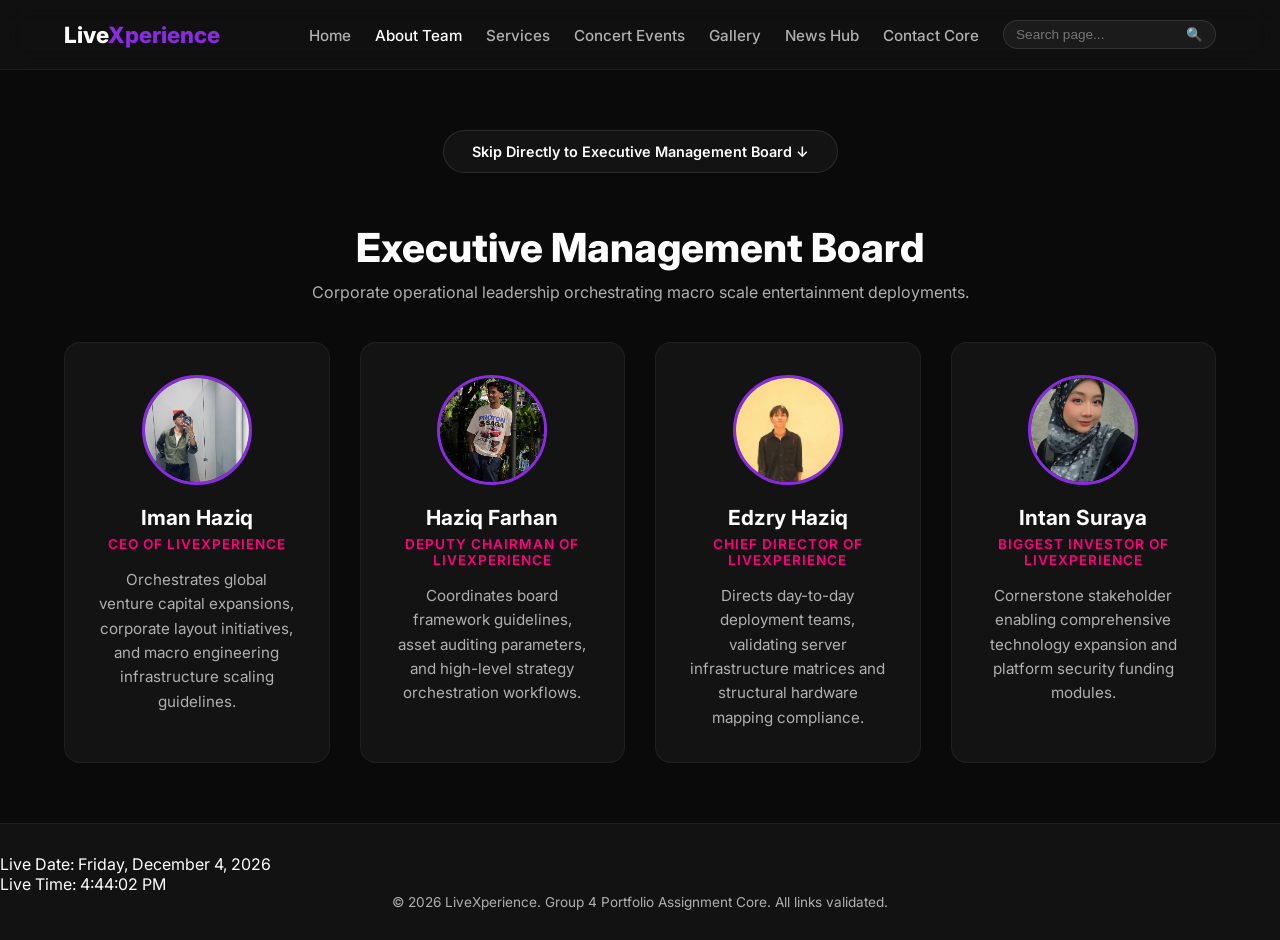
<file: about.html>
<!DOCTYPE html>
<html lang="en">
<head>
  <meta charset="UTF-8" />
  <meta name="viewport" content="width=device-width, initial-scale=1.0" />
  <title>About Us – Meet Our Executive Board</title>
  <link rel="preconnect" href="https://fonts.googleapis.com" />
  <link rel="preconnect" href="https://fonts.gstatic.com" crossorigin />
  <link href="https://fonts.googleapis.com/css2?family=Inter:wght@300;400;600;700;800&display=swap" rel="stylesheet" />
  <link rel="icon" type="image/x-icon" href="photo_6204025640432899356_y.jpg">
  <style>
    :root {
      --primary: #0a0a0a; --secondary: #121212; --bg-card: rgba(255, 255, 255, 0.04);
      --text-primary: #ffffff; --text-secondary: #b0b0b0;
      --accent: #8a2be2; --accent-secondary: #ff007f;
      --border-radius: 16px; --transition: 0.3s cubic-bezier(0.4, 0, 0.2, 1);
      --font-body: 'Inter', sans-serif;
    }
    * { margin: 0; padding: 0; box-sizing: border-box; }
    body { font-family: var(--font-body); background-color: var(--primary); color: var(--text-primary); min-height: 100vh; display: flex; flex-direction: column; }
    .container { width: 100%; max-width: 1200px; margin: 0 auto; padding: 0 24px; }

    /* Loading Display Screens Sequence */
    #loading-screen { position: fixed; top: 0; left: 0; width: 100%; height: 100%; background: #000; z-index: 9999; display: flex; flex-direction: column; justify-content: center; align-items: center; transition: opacity 0.6s ease; }
    .spinner { border: 4px solid rgba(255, 255, 255, 0.1); width: 60px; height: 60px; border-radius: 50%; border-left-color: var(--accent); animation: spin 1s linear infinite; }
    @keyframes spin { 0% { transform: rotate(0deg); } 100% { transform: rotate(360deg); } }

    /* Header Panel bar */
    nav { background: rgba(18, 18, 18, 0.8); backdrop-filter: blur(12px); border-bottom: 1px solid rgba(255,255,255,0.05); position: sticky; top: 0; z-index: 100; height: 70px; display: flex; align-items: center; }
    .nav-container { display: flex; justify-content: space-between; align-items: center; width: 100%; }
    .logo { font-weight: 800; font-size: 1.4rem; color: #fff; text-decoration: none; }
    .logo span { color: var(--accent); }
    .nav-links { display: flex; gap: 24px; list-style: none; align-items: center; }
    .nav-links a { color: var(--text-secondary); text-decoration: none; font-size: 0.95rem; font-weight: 500; transition: var(--transition); }
    .nav-links a:hover, .nav-links a.active { color: #fff; }
    .hamburger { display: none; cursor: pointer; flex-direction: column; gap: 6px; }
    .hamburger span { width: 25px; height: 2px; background: #fff; }

    /* Navigation Search Functionality elements definitions */
    .search-wrapper { position: relative; display: flex; align-items: center; background: rgba(255,255,255,0.05); border: 1px solid rgba(255,255,255,0.1); padding: 6px 12px; border-radius: 20px; }
    .search-wrapper input { background: transparent; border: none; color: #fff; outline: none; font-size: 0.85rem; }

    /* Board Team Layout Matrix Grid Elements */
    .team-grid { display: grid; grid-template-columns: repeat(auto-fit, minmax(260px, 1fr)); gap: 30px; margin-top: 30px; }
    .team-card { background: var(--bg-card); border: 1px solid rgba(255,255,255,0.05); padding: 32px; border-radius: var(--border-radius); text-align: center; transition: var(--transition); display: flex; flex-direction: column; align-items: center; }
    .team-card:hover { transform: translateY(-4px); border-color: rgba(255,255,255,0.15); }
    
    /* Image tag specifications for responsive sizing profile blocks */
    .profile-avatar { width: 110px; height: 110px; border-radius: 50%; object-fit: cover; margin-bottom: 20px; border: 3px solid var(--accent); background: var(--secondary); display: block; }
    
    .team-card h3 { font-size: 1.3rem; margin-bottom: 6px; color: #fff; font-weight: 700; }
    .team-card .role { font-size: 0.85rem; color: var(--accent-secondary); font-weight: 600; text-transform: uppercase; letter-spacing: 1px; margin-bottom: 16px; }
    .team-card p { font-size: 0.95rem; color: var(--text-secondary); line-height: 1.6; }

    /* Anchor jumping link button elements style rules template */
    .anchor-btn { display: inline-block; background: rgba(255,255,255,0.04); color: #fff; text-decoration: none; padding: 12px 28px; border-radius: 30px; border: 1px solid rgba(255,255,255,0.1); font-size: 0.9rem; font-weight: 600; transition: var(--transition); }
    .anchor-btn:hover { background: var(--accent); border-color: var(--accent); transform: translateY(-2px); }

    footer { background: var(--secondary); padding: 30px 0; border-top: 1px solid rgba(255,255,255,0.05); margin-top: auto; }

    @media (max-width: 768px) {
      .nav-links { display: none; position: absolute; top: 70px; left: 0; width: 100%; background: var(--secondary); flex-direction: column; padding: 24px; }
      .nav-links.active { display: flex; }
      .hamburger { display: flex; }
    }
  </style>
</head>
<body>

  <div id="loading-screen">
    <div class="spinner"></div>
    <p style="color:var(--text-secondary); margin-top:20px; font-size:0.9rem; letter-spacing:2px;">COMPILING TEAM DIRECTORY...</p>
  </div>

  <nav>
    <div class="container nav-container">
      <a href="index.html" class="logo">Live<span>Xperience</span></a>
      <ul class="nav-links">
        <li><a href="index.html">Home</a></li>
        <li><a href="about.html" class="active">About Team</a></li>
        <li><a href="service.html">Services</a></li>
        <li><a href="portfolio.html">Concert Events</a></li>
        <li><a href="gallery.html">Gallery</a></li>
        <li><a href="news..html">News Hub</a></li>
        <li><a href="contact.html">Contact Core</a></li>
        <li>
          <div class="search-wrapper">
            <input type="text" id="navSearchInput" placeholder="Search page..." list="sitePages">
            <button id="navSearchBtn" style="background:transparent; border:none; color:#b0b0b0; cursor:pointer;">🔍</button>
          </div>
        </li>
      </ul>
      <div class="hamburger">
        <span></span>
        <span></span>
        <span></span>
      </div>
    </div>
  </nav>

  <datalist id="sitePages">
    <option value="home"></option>
    <option value="about us"></option>
    <option value="services"></option>
    <option value="events"></option>
    <option value="gallery"></option>
    <option value="news"></option>
    <option value="contact"></option>
  </datalist>

  <main class="container" style="padding: 60px 24px;">
    
    <div style="text-align: center; margin-bottom: 50px;">
      <a href="#executive-board-matrix" class="anchor-btn">Skip Directly to Executive Management Board &darr;</a>
    </div>

    <h2 id="executive-board-matrix" style="font-size: 2.5rem; font-weight: 800; text-align: center; margin-bottom: 10px;">Executive Management Board</h2>
    <p style="text-align: center; color: var(--text-secondary); margin-bottom: 40px;">Corporate operational leadership orchestrating macro scale entertainment deployments.</p>

    <div class="team-grid">
      
      <div class="team-card">
        <img src="2CF5BE67-8735-4940-ACC2-C1085CE34649 (1).JPG" class="profile-avatar" alt="Iman Haziq">
        <h3>Iman Haziq</h3>
        <div class="role">CEO of LiveXperience</div>
        <p>Orchestrates global venture capital expansions, corporate layout initiatives, and macro engineering infrastructure scaling guidelines.</p>
      </div>

      <div class="team-card">
        <img src="macha.jpg" class="profile-avatar" alt="Haziq Farhan">
        <h3>Haziq Farhan</h3>
        <div class="role">Deputy Chairman of LiveXperience</div>
        <p>Coordinates board framework guidelines, asset auditing parameters, and high-level strategy orchestration workflows.</p>
      </div>

      <div class="team-card">
        <img src="edzry.jpg" class="profile-avatar" alt="Edzry Haziq">
        <h3>Edzry Haziq</h3>
        <div class="role">Chief Director of LiveXperience</div>
        <p>Directs day-to-day deployment teams, validating server infrastructure matrices and structural hardware mapping compliance.</p>
      </div>

      <div class="team-card">
        <img src="intan.jpg" class="profile-avatar" alt="Intan Suraya">
        <h3>Intan Suraya</h3>
        <div class="role">Biggest Investor of LiveXperience</div>
        <p>Cornerstone stakeholder enabling comprehensive technology expansion and platform security funding modules.</p>
      </div>

    </div>
  </main>

  <footer>
    <p>Live Date: <span id="globalLiveDate">Loading...</span></p>
<p>Live Time: <span id="globalLiveClock">Loading...</span></p>
     <script src="clock.js"></script>

    <div class="container" style="text-align: center; font-size: 0.85rem; color: var(--text-secondary);">
      &copy; 2026 LiveXperience. Group 4 Portfolio Assignment Core. All links validated.
    </div>
  </footer>

  <script>
    document.addEventListener('DOMContentLoaded', function() {
      // Clear System Loading animation screen routines
      setTimeout(function() {
        const screen = document.getElementById('loading-screen');
        if(screen) { screen.style.opacity = '0'; setTimeout(function(){ screen.style.display='none'; },600); }
      }, 1000);

      // Search field key redirection array routing logic
      var searchPagesMap = { 'home':'index.html','about us':'about.html','services':'service.html','events':'portfolio.html','gallery':'gallery.html','news':'news..html','contact':'contact.html' };
      document.getElementById('navSearchBtn').addEventListener('click', function() {
        var q = document.getElementById('navSearchInput').value.trim().toLowerCase();
        if(searchPagesMap[q]) window.location.href = searchPagesMap[q];
      });

      var hamburger = document.querySelector('.hamburger');
      var navLinks = document.querySelector('.nav-links');
      if (hamburger && navLinks) {
        hamburger.addEventListener('click', function() { navLinks.classList.toggle('active'); });

        
      }
    });
  </script>
</body>
</html>
</file>
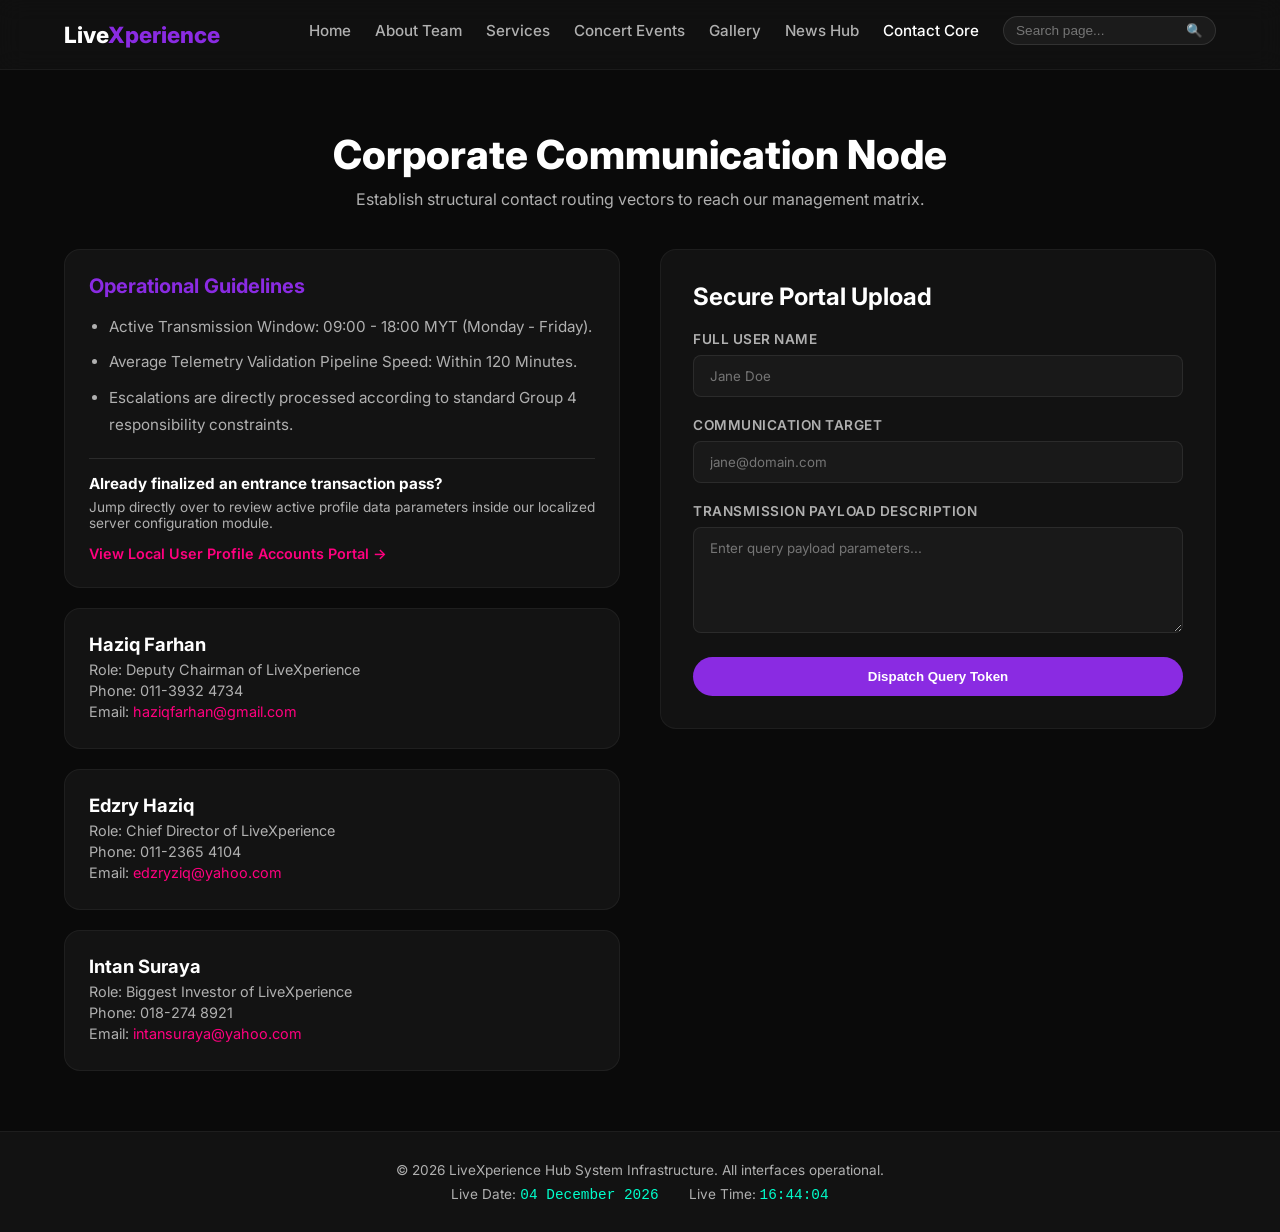
<file: contact.html>
<!DOCTYPE html>
<html lang="en">
<head>
  <meta charset="UTF-8" />
  <meta name="viewport" content="width=device-width, initial-scale=1.0" />
  <title>Contact Us – System Communication Core</title>
  <link rel="preconnect" href="https://fonts.googleapis.com" />
  <link rel="preconnect" href="https://fonts.gstatic.com" crossorigin />
  <link href="https://fonts.googleapis.com/css2?family=Inter:wght@300;400;600;700;800&display=swap" rel="stylesheet" />
  <style>
    :root {
      --primary: #0a0a0a; --secondary: #121212; --bg-card: rgba(255, 255, 255, 0.04);
      --text-primary: #ffffff; --text-secondary: #b0b0b0;
      --accent: #8a2be2; --accent-secondary: #ff007f;
      --border-radius: 16px; --transition: 0.3s cubic-bezier(0.4, 0, 0.2, 1);
      --font-body: 'Inter', sans-serif;
      --success: #00ffcc;
      --error: #ff4466;
    }
    * { margin: 0; padding: 0; box-sizing: border-box; }
    body { font-family: var(--font-body); background-color: var(--primary); color: var(--text-primary); min-height: 100vh; display: flex; flex-direction: column; }
    .container { width: 100%; max-width: 1200px; margin: 0 auto; padding: 0 24px; }

    /* Loading Interface Component */
    #loading-screen { position: fixed; top: 0; left: 0; width: 100%; height: 100%; background: #000; z-index: 9999; display: flex; flex-direction: column; justify-content: center; align-items: center; transition: opacity 0.6s ease; }
    .spinner { border: 4px solid rgba(255, 255, 255, 0.1); width: 60px; height: 60px; border-radius: 50%; border-left-color: var(--accent); animation: spin 1s linear infinite; }
    @keyframes spin { 0% { transform: rotate(0deg); } 100% { transform: rotate(360deg); } }

    /* Navigational Header Bar */
    nav { background: rgba(18, 18, 18, 0.8); backdrop-filter: blur(12px); border-bottom: 1px solid rgba(255,255,255,0.05); position: sticky; top: 0; z-index: 100; height: 70px; display: flex; align-items: center; }
    .nav-container { display: flex; justify-content: space-between; align-items: center; width: 100%; }
    .logo { font-weight: 800; font-size: 1.4rem; color: #fff; text-decoration: none; }
    .logo span { color: var(--accent); }
    .nav-links { display: flex; gap: 24px; list-style: none; align-items: center; }
    .nav-links a { color: var(--text-secondary); text-decoration: none; font-size: 0.95rem; font-weight: 500; transition: var(--transition); }
    .nav-links a:hover, .nav-links a.active { color: #fff; }
    .hamburger { display: none; cursor: pointer; flex-direction: column; gap: 6px; }
    .hamburger span { width: 25px; height: 2px; background: #fff; }

    /* Search Bar Design System */
    .search-wrapper { position: relative; display: flex; align-items: center; background: rgba(255,255,255,0.05); border: 1px solid rgba(255,255,255,0.1); padding: 6px 12px; border-radius: 20px; }
    .search-wrapper input { background: transparent; border: none; color: #fff; outline: none; font-size: 0.85rem; }

    /* Communication Grid Blocks */
    .contact-layout { display: grid; grid-template-columns: 1fr 1fr; gap: 40px; margin-top: 40px; align-items: start; }
    .directory-column { display: flex; flex-direction: column; gap: 20px; }
    .contact-card { background: var(--bg-card); border: 1px solid rgba(255,255,255,0.05); padding: 24px; border-radius: var(--border-radius); transition: var(--transition); }
    .contact-card:hover { border-color: rgba(255,255,255,0.12); }
    .contact-card h3 { font-size: 1.15rem; margin-bottom: 6px; color: #fff; }
    .contact-card p { font-size: 0.9rem; color: var(--text-secondary); margin-bottom: 4px; }
    .contact-card a { color: var(--accent-secondary); text-decoration: none; }
    .contact-card a:hover { text-decoration: underline; }

    /* Upload Payload Framework Form Elements */
    .form-wrapper { background: var(--secondary); border: 1px solid rgba(255,255,255,0.05); padding: 32px; border-radius: var(--border-radius); }
    .form-group { margin-bottom: 20px; }
    .form-group label { display: block; font-size: 0.85rem; color: var(--text-secondary); margin-bottom: 8px; font-weight: 600; text-transform: uppercase; letter-spacing: 0.5px; }
    .form-control { width: 100%; background: rgba(255,255,255,0.03); border: 1px solid rgba(255,255,255,0.08); border-radius: 8px; padding: 12px 16px; color: #fff; font-family: var(--font-body); outline: none; transition: var(--transition); }
    .form-control:focus { border-color: var(--accent); background: rgba(255,255,255,0.05); }
    .form-control.error { border-color: var(--error); }
    .form-control.success { border-color: var(--success); }

    ul { margin-left: 20px; color: var(--text-secondary); line-height: 1.8; }
    ul li { margin-bottom: 8px; font-size: 0.95rem; }

    .btn { background: var(--accent); color: white; border: none; padding: 12px 24px; border-radius: 30px; font-weight: 600; text-decoration: none; transition: var(--transition); display: inline-block; cursor: pointer; text-align: center; }
    .btn:hover { background: var(--accent-secondary); }
    .btn:disabled { opacity: 0.5; cursor: not-allowed; transform: none; }

    /* Form feedback messages */
    .form-feedback {
      margin-top: 16px;
      padding: 12px 16px;
      border-radius: 8px;
      font-size: 0.9rem;
      display: none;
      font-weight: 500;
    }
    .form-feedback.show {
      display: block;
    }
    .form-feedback.success {
      background: rgba(0, 255, 204, 0.08);
      border: 1px solid var(--success);
      color: var(--success);
    }
    .form-feedback.error {
      background: rgba(255, 68, 102, 0.08);
      border: 1px solid var(--error);
      color: var(--error);
    }
    .form-feedback.loading {
      background: rgba(138, 43, 226, 0.08);
      border: 1px solid var(--accent);
      color: var(--accent);
    }

    footer { background: var(--secondary); padding: 30px 0; border-top: 1px solid rgba(255,255,255,0.05); margin-top: auto; }
    footer p { text-align: center; font-size: 0.85rem; color: var(--text-secondary); }
    .footer-clock { display: flex; justify-content: center; gap: 30px; flex-wrap: wrap; margin-top: 8px; }
    .footer-clock span { font-family: monospace; font-size: 0.9rem; color: var(--success); }

    @media (max-width: 900px) {
      .contact-layout { grid-template-columns: 1fr; }
    }
    @media (max-width: 768px) {
      .hamburger { display: flex; }
      .nav-links { display: none; flex-direction: column; background: var(--secondary); padding: 20px; position: absolute; top: 70px; left: 0; width: 100%; border-bottom: 1px solid rgba(255,255,255,0.1); }
      .nav-links.active { display: flex; }
      .search-wrapper { width: 100%; }
      .footer-clock { flex-direction: column; gap: 6px; align-items: center; }
    }
  </style>
</head>
<body>

  <div id="loading-screen">
    <div class="spinner"></div>
    <p style="color:var(--text-secondary); margin-top:20px; font-size:0.9rem; letter-spacing:2px;">LINKING COMMUNICATION CHANNELS...</p>
  </div>

  <nav>
    <div class="container nav-container">
      <a href="index.html" class="logo">Live<span>Xperience</span></a>
      <ul class="nav-links">
        <li><a href="index.html">Home</a></li>
        <li><a href="about.html">About Team</a></li>
        <li><a href="service.html">Services</a></li>
        <li><a href="portfolio.html">Concert Events</a></li>
        <li><a href="gallery.html">Gallery</a></li>
        <li><a href="news..html">News Hub</a></li>
        <li><a href="contact.html" class="active">Contact Core</a></li>
        <li>
          <div class="search-wrapper">
            <input type="text" id="navSearchInput" placeholder="Search page..." list="sitePages">
            <button id="navSearchBtn" style="background:transparent; border:none; color:#b0b0b0; cursor:pointer;">🔍</button>
          </div>
        </li>
      </ul>
      <div class="hamburger">
        <span></span>
        <span></span>
        <span></span>
      </div>
    </div>
  </nav>

  <datalist id="sitePages">
    <option value="home"></option>
    <option value="about us"></option>
    <option value="services"></option>
    <option value="events"></option>
    <option value="gallery"></option>
    <option value="news"></option>
    <option value="contact"></option>
  </datalist>

  <main class="container" style="padding: 60px 24px;">
    <h2 style="font-size: 2.5rem; text-align: center; margin-bottom: 10px; font-weight: 800;">Corporate Communication Node</h2>
    <p style="text-align: center; color: var(--text-secondary); margin-bottom: 40px;">Establish structural contact routing vectors to reach our management matrix.</p>

    <div class="contact-layout">

      <div class="directory-column">

        <div style="background: var(--bg-card); border: 1px solid rgba(255,255,255,0.05); padding: 24px; border-radius: var(--border-radius);">
          <h3 style="font-size: 1.25rem; margin-bottom: 15px; color: var(--accent);">Operational Guidelines</h3>

          <ul>
            <li>Active Transmission Window: 09:00 - 18:00 MYT (Monday - Friday).</li>
            <li>Average Telemetry Validation Pipeline Speed: Within 120 Minutes.</li>
            <li>Escalations are directly processed according to standard Group 4 responsibility constraints.</li>
          </ul>

          <div style="border-top: 1px solid rgba(255,255,255,0.1); margin-top: 20px; padding-top: 15px;">
            <h4 style="font-size: 0.95rem; margin-bottom: 6px;">Already finalized an entrance transaction pass?</h4>
            <p style="font-size: 0.85rem; color: var(--text-secondary); margin-bottom: 12px;">Jump directly over to review active profile data parameters inside our localized server configuration module.</p>
            <a href="useracc.html" style="color: var(--accent-secondary); font-weight: 600; text-decoration: none; font-size: 0.9rem;">View Local User Profile Accounts Portal &rarr;</a>
          </div>
        </div>

        <!-- Contact Cards – email links now open Gmail compose -->
        <div class="contact-card">
          <h3>Haziq Farhan</h3>
          <p>Role: Deputy Chairman of LiveXperience</p>
          <p>Phone: 011-3932 4734</p>
          <p>Email: <a href="https://mail.google.com/mail/?view=cm&fs=1&to=haziqfarhan@gmail.com" target="_blank">haziqfarhan@gmail.com</a></p>
        </div>
        <div class="contact-card">
          <h3>Edzry Haziq</h3>
          <p>Role: Chief Director of LiveXperience</p>
          <p>Phone: 011-2365 4104</p>
          <p>Email: <a href="https://mail.google.com/mail/?view=cm&fs=1&to=edzryziq@yahoo.com" target="_blank">edzryziq@yahoo.com</a></p>
        </div>
        <div class="contact-card">
          <h3>Intan Suraya</h3>
          <p>Role: Biggest Investor of LiveXperience</p>
          <p>Phone: 018-274 8921</p>
          <p>Email: <a href="https://mail.google.com/mail/?view=cm&fs=1&to=intansuraya@yahoo.com" target="_blank">intansuraya@yahoo.com</a></p>
        </div>
      </div>

      <div class="form-wrapper">
        <h2 style="margin-bottom: 20px; font-size: 1.5rem; font-weight: 700;">Secure Portal Upload</h2>
        <!-- FORM: structure unchanged, only added name attributes -->
        <form id="contactForm" method="POST">
          <div class="form-group">
            <label>Full User Name</label>
            <input type="text" class="form-control" name="name" required placeholder="Jane Doe">
          </div>
          <div class="form-group">
            <label>Communication Target</label>
            <input type="email" class="form-control" name="email" required placeholder="jane@domain.com">
          </div>
          <div class="form-group">
            <label>Transmission Payload Description</label>
            <textarea class="form-control" name="message" rows="5" required placeholder="Enter query payload parameters..."></textarea>
          </div>
          <button type="submit" class="btn" style="width: 100%;" id="submitBtn">Dispatch Query Token</button>
          <!-- Feedback message container -->
          <div id="formFeedback" class="form-feedback"></div>
        </form>
      </div>

    </div>
  </main>

  <footer>
    <div class="container" style="text-align: center; font-size: 0.85rem; color: var(--text-secondary);">
      &copy; 2026 LiveXperience Hub System Infrastructure. All interfaces operational.
    </div>
    <div class="footer-clock">
      <p>Live Date: <span id="globalLiveDate">Loading...</span></p>
      <p>Live Time: <span id="globalLiveClock">Loading...</span></p>
    </div>
  </footer>

  <!-- ============================================================ -->
  <!-- CLOCK.JS – real‑time date/time with counting seconds         -->
  <!-- ============================================================ -->
  <script>
    (function initClock() {
      const dateEl = document.getElementById('globalLiveDate');
      const timeEl = document.getElementById('globalLiveClock');
      function pad(n) { return String(n).padStart(2, '0'); }
      function updateClock() {
        const now = new Date();
        const months = ['January','February','March','April','May','June',
                        'July','August','September','October','November','December'];
        const dateStr = pad(now.getDate()) + ' ' + months[now.getMonth()] + ' ' + now.getFullYear();
        const timeStr = pad(now.getHours()) + ':' + pad(now.getMinutes()) + ':' + pad(now.getSeconds());
        if (dateEl) dateEl.textContent = dateStr;
        if (timeEl) timeEl.textContent = timeStr;
      }
      updateClock();
      setInterval(updateClock, 1000);
    })();
  </script>

  <!-- ============================================================ -->
  <!-- MAIN SCRIPT: form submission (fully functional) + utilities  -->
  <!-- ============================================================ -->
  <script>
    document.addEventListener('DOMContentLoaded', function() {

      // ---- LOADING SCREEN ----
      setTimeout(function() {
        const screen = document.getElementById('loading-screen');
        if (screen) {
          screen.style.opacity = '0';
          setTimeout(function() { screen.style.display = 'none'; }, 600);
        }
      }, 1000);

      // ---- SEARCH ROUTING ----
      const searchPagesMap = {
        'home': 'index.html',
        'about us': 'about.html',
        'services': 'service.html',
        'events': 'portfolio.html',
        'gallery': 'gallery.html',
        'news': 'news..html',
        'contact': 'contact.html'
      };
      const searchBtn = document.getElementById('navSearchBtn');
      const searchInput = document.getElementById('navSearchInput');
      if (searchBtn && searchInput) {
        searchBtn.addEventListener('click', function() {
          const q = searchInput.value.trim().toLowerCase();
          if (searchPagesMap[q]) window.location.href = searchPagesMap[q];
          else if (q) alert('No matching page found for: "' + q + '"');
        });
        searchInput.addEventListener('keypress', function(e) {
          if (e.key === 'Enter') searchBtn.click();
        });
      }

      // ---- HAMBURGER TOGGLE ----
      const hamburger = document.querySelector('.hamburger');
      const navLinks = document.querySelector('.nav-links');
      if (hamburger && navLinks) {
        hamburger.addEventListener('click', function(e) {
          e.stopPropagation();
          navLinks.classList.toggle('active');
        });
        document.addEventListener('click', function(e) {
          if (!navLinks.contains(e.target) && !hamburger.contains(e.target)) {
            navLinks.classList.remove('active');
          }
        });
      }

      // ---- CONTACT FORM SUBMISSION (FULLY FUNCTIONAL) ----
      const form = document.getElementById('contactForm');
      const feedback = document.getElementById('formFeedback');
      const submitBtn = document.getElementById('submitBtn');

      function showFeedback(message, type) {
        feedback.textContent = message;
        feedback.className = 'form-feedback show ' + type;
      }
      function hideFeedback() {
        feedback.className = 'form-feedback';
        feedback.textContent = '';
      }
      function getFieldValue(name) {
        const el = form.querySelector('[name="' + name + '"]');
        return el ? el.value.trim() : '';
      }
      function markField(name, state) {
        const el = form.querySelector('[name="' + name + '"]');
        if (el) {
          el.classList.remove('error', 'success');
          if (state) el.classList.add(state);
        }
      }

      // Validate
      function validateForm() {
        let valid = true;
        const name = getFieldValue('name');
        const email = getFieldValue('email');
        const message = getFieldValue('message');

        if (name.length < 2) { markField('name', 'error'); valid = false; } else { markField('name', 'success'); }
        const emailPattern = /^[^\s@]+@[^\s@]+\.[^\s@]+$/;
        if (!emailPattern.test(email)) { markField('email', 'error'); valid = false; } else { markField('email', 'success'); }
        if (message.length < 5) { markField('message', 'error'); valid = false; } else { markField('message', 'success'); }
        return valid;
      }

      // ---- SUBMIT HANDLER with fallback ----
      form.addEventListener('submit', async function(e) {
        e.preventDefault();
        hideFeedback();
        submitBtn.disabled = true;
        submitBtn.textContent = '⏳ Transmitting...';
        showFeedback('Establishing secure telemetry link...', 'loading');

        if (!validateForm()) {
          showFeedback('⚠️ Please correct the highlighted fields before submitting.', 'error');
          submitBtn.disabled = false;
          submitBtn.textContent = 'Dispatch Query Token';
          return;
        }

        const name = getFieldValue('name');
        const email = getFieldValue('email');
        const message = getFieldValue('message');

        // Prepare data for both fetch and fallback
        const formData = new URLSearchParams();
        formData.append('name', name);
        formData.append('email', email);
        formData.append('message', message);

        try {
          // ---- PRIMARY: send to Formspree (replace with your own endpoint) ----
          // Use a working test endpoint or your own. Replace with your Formspree ID.
          const endpoint = 'https://formspree.io/f/mqkvkqrg'; // <-- Replace with your own Form ID

          const response = await fetch(endpoint, {
            method: 'POST',
            body: formData,
            headers: {
              'Content-Type': 'application/x-www-form-urlencoded',
              'Accept': 'application/json'
            }
          });

          if (response.ok) {
            showFeedback('✅ Telemetry Sync Dispatched! Your message has been delivered. We\'ll respond within 120 minutes.', 'success');
            form.reset();
            form.querySelectorAll('.form-control').forEach(el => el.classList.remove('success'));
            submitBtn.disabled = false;
            submitBtn.textContent = 'Dispatch Query Token';
            // auto hide after 10s
            setTimeout(() => { if (feedback.classList.contains('success')) hideFeedback(); }, 10000);
            return;
          } else {
            // If Formspree returns an error, fall through to fallback
            console.warn('Formspree error, falling back to mailto.');
          }
        } catch (err) {
          // Network error or fetch failure – fallback
          console.warn('Network error, falling back to mailto.', err);
        }

        // ---- FALLBACK: open Gmail compose with the message ----
        const subject = encodeURIComponent('Feedback from ' + name);
        const body = encodeURIComponent(
          'Name: ' + name + '\n' +
          'Email: ' + email + '\n\n' +
          'Message:\n' + message
        );
        const gmailCompose = 'https://mail.google.com/mail/?view=cm&fs=1&to=contact@livexperience.io&su=' + subject + '&body=' + body;
        window.open(gmailCompose, '_blank');

        showFeedback('📧 We\'ve opened Gmail for you with your message. Please send it to complete your feedback.', 'success');
        form.reset();
        form.querySelectorAll('.form-control').forEach(el => el.classList.remove('success'));
        submitBtn.disabled = false;
        submitBtn.textContent = 'Dispatch Query Token';
        setTimeout(() => { if (feedback.classList.contains('success')) hideFeedback(); }, 12000);
      });

      // ---- REAL-TIME FIELD VALIDATION ON BLUR ----
      form.querySelectorAll('.form-control').forEach(function(field) {
        field.addEventListener('blur', function() {
          const name = field.getAttribute('name');
          if (name === 'name') {
            if (field.value.trim().length < 2) markField('name', 'error');
            else markField('name', 'success');
          } else if (name === 'email') {
            const pattern = /^[^\s@]+@[^\s@]+\.[^\s@]+$/;
            if (!pattern.test(field.value.trim())) markField('email', 'error');
            else markField('email', 'success');
          } else if (name === 'message') {
            if (field.value.trim().length < 5) markField('message', 'error');
            else markField('message', 'success');
          }
        });
        field.addEventListener('focus', function() {
          field.classList.remove('error', 'success');
          hideFeedback();
        });
      });

      console.log('🔐 Contact system ready. Email links open Gmail. Form includes fallback.');
    });
  </script>
</body>
</html>
</file>
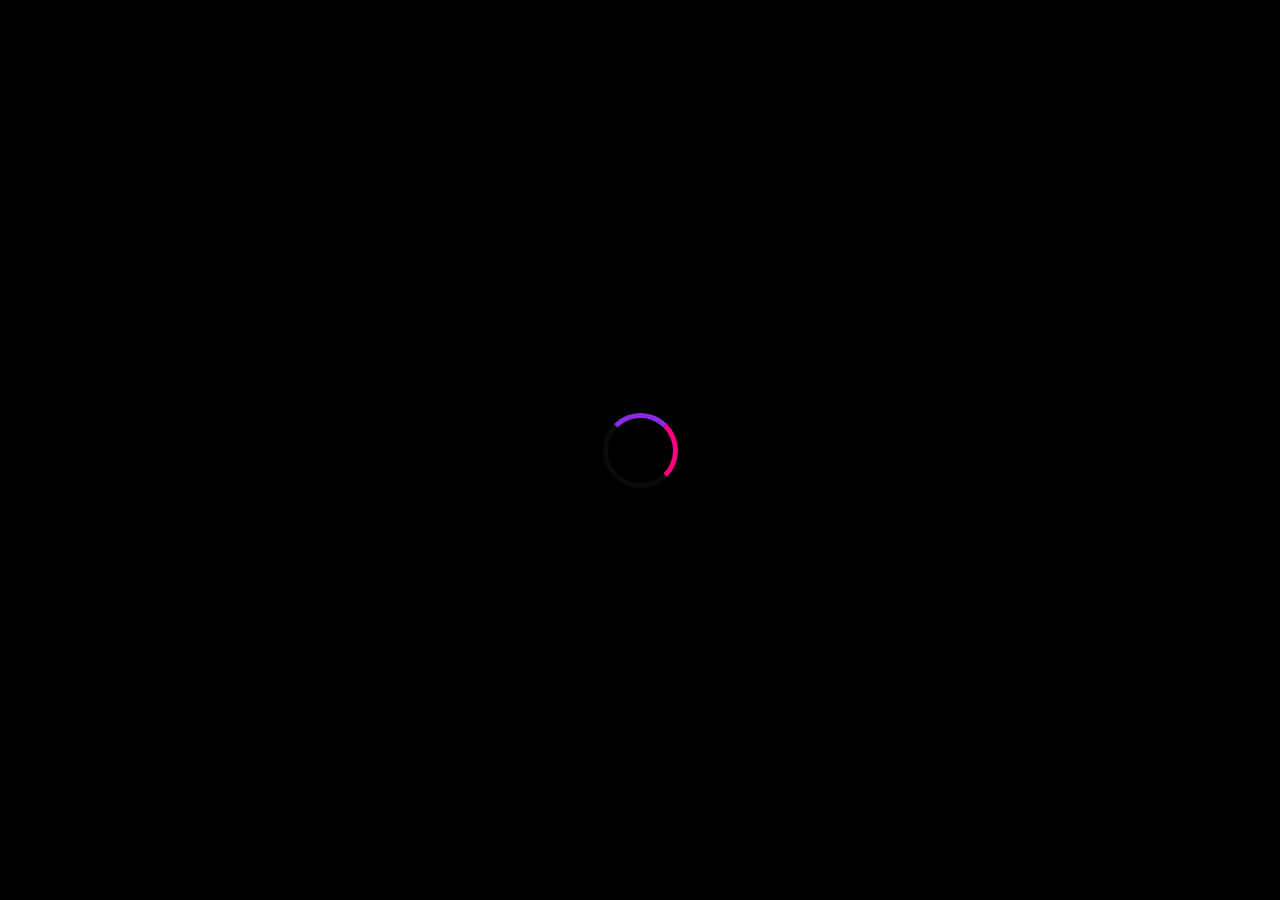
<file: news..html>
<!DOCTYPE html>
<html lang="en">
<head>
  <meta charset="UTF-8" />
  <meta name="viewport" content="width=device-width, initial-scale=1.0" />
  <title>News – LiveXperience</title>
  <link href="https://fonts.googleapis.com/css2?family=Inter:opsz,wght@14..32,300;14..32,400;14..32,600;14..32,700;14..32,800&display=swap" rel="stylesheet" />
<link rel="icon" type="image/x-icon" href="photo_6204025640432899356_y.jpg">  <style>
    :root {
      --primary: #0a0a0a; --secondary: #121212; --bg-card: rgba(255, 255, 255, 0.06);
      --text-primary: #ffffff; --text-secondary: #b0b0b0;
      --accent: #8a2be2; --accent-secondary: #ff007f;
      --border-radius: 16px; --transition: 0.3s cubic-bezier(0.4, 0, 0.2, 1);
      --font-body: 'Inter', sans-serif;
      --accent-success: #00ffcc;
    }
    * { margin: 0; padding: 0; box-sizing: border-box; }
    body { font-family: var(--font-body); background-color: var(--primary); color: var(--text-primary); line-height: 1.7; padding-top: 100px; }
    a { text-decoration: none; color: inherit; }
    .container { max-width: 1200px; margin: 0 auto; padding: 0 24px; }
    
    #loading-screen {
      position: fixed; top: 0; left: 0; width: 100%; height: 100%; background: #000000; z-index: 10000;
      display: flex; flex-direction: column; align-items: center; justify-content: center;
      transition: opacity 0.6s ease, visibility 0.6s;
    }
    .loader-spinner { width: 75px; height: 75px; border: 5px solid rgba(255, 255, 255, 0.04); border-top: 5px solid var(--accent); border-right: 5px solid var(--accent-secondary); border-radius: 50%; animation: spin 1.2s linear infinite; }
    @keyframes spin { 0% { transform: rotate(0deg); } 100% { transform: rotate(360deg); } }

    .navbar { position: fixed; top: 0; left: 0; width: 100%; padding: 16px 0; background: rgba(10, 10, 10, 0.6); backdrop-filter: blur(24px); border-bottom: 1px solid rgba(255, 255, 255, 0.05); z-index: 999; }
    .navbar-container { display: flex; justify-content: space-between; align-items: center; }
    .navbar .logo { font-size: 1.8rem; font-weight: 800; background: linear-gradient(135deg, var(--accent), var(--accent-secondary)); -webkit-background-clip: text; -webkit-text-fill-color: transparent; }
    .nav-links { display: flex; gap: 32px; list-style: none; align-items: center; }
    .nav-links a { font-size: 0.95rem; color: var(--text-secondary); transition: color var(--transition); }
    .nav-links a:hover, .nav-links a.active { color: #fff; }
    
    .clock-widget { font-size: 0.85rem; font-family: monospace; background: rgba(255,255,255,0.05); padding: 4px 10px; border-radius: 4px; color: var(--accent-success); }
    .search-redirect-container { display: flex; align-items: center; background: rgba(255, 255, 255, 0.07); border: 1px solid rgba(255, 255, 255, 0.1); border-radius: 30px; padding: 6px 14px; }
    .search-redirect-input { background: transparent; border: none; color: #fff; outline: none; width: 150px; }
    .search-redirect-btn { background: transparent; border: none; color: var(--text-secondary); cursor: pointer; }
    
    .card { background: var(--secondary); border: 1px solid rgba(255,255,255,0.05); border-radius: var(--border-radius); padding: 30px; margin-bottom: 24px; }
    .hamburger { display: none; flex-direction: column; gap: 6px; cursor: pointer; background: transparent; border: none; }
    .hamburger span { width: 28px; height: 3px; background-color: #fff; }

    footer { background: #050505; padding: 30px 0; border-top: 1px solid rgba(255,255,255,0.05); text-align: center; font-size: 0.85rem; color: var(--text-secondary); margin-top: 60px; }
    @media(max-width: 992px) {
      .hamburger { display: flex; }
      .nav-links { position: fixed; top: 78px; left: -100%; width: 100%; height: calc(100vh - 78px); background: var(--primary); flex-direction: column; gap: 40px; padding-top: 60px; transition: left 0.4s ease; }
      .nav-links.active { left: 0; }
    }
  </style>
</head>
<body>

  <div id="loading-screen"><div class="loader-spinner"></div></div>

  <nav class="navbar">
    <div class="container navbar-container">
      <a href="index.html" class="logo">LiveXperience</a>
      <ul class="nav-links">
        <li><a href="index.html">Home</a></li>
        <li><a href="about.html">About Us</a></li>
        <li><a href="service.html">Services</a></li>
        <li><a href="portfolio.html">Events</a></li>
        <li><a href="gallery.html">Gallery</a></li>
        <li><a href="news..html" class="active">News</a></li>
        <li><a href="contact.html">Contact</a></li>
        <li><div id="globalLiveClock" class="clock-widget">00:00:00 AM</div></li>
      </ul>
      <div style="display: flex; align-items: center; gap: 15px;">
        <div class="search-redirect-container">
          <input type="text" id="navSearchInput" placeholder="Search page..." list="sitePages" class="search-redirect-input">
          <button id="navSearchBtn" class="search-redirect-btn">🔍</button>
        </div>
        <button class="hamburger"><span></span><span></span><span></span></button>
      </div>
    </div>
  </nav>

  <datalist id="sitePages">
    <option value="Home"><option value="About Us"><option value="Services"><option value="Events"><option value="Gallery"><option value="News"><option value="Contact">
  </datalist>

  <main class="container" style="padding: 60px 24px;">
    <h2 style="margin-bottom: 40px; font-size: 2.5rem;">Industry Journals & Bulletins</h2>
    <div class="card">
      <span style="color:var(--accent-secondary); font-weight:600; font-size:0.9rem;">PUBLISHED: JAN 2026</span>
      <h3 style="margin: 10px 0;">Next-Gen Sound System Deployment</h3>
      <p style="color: var(--text-secondary);">We analyze how network-controlled subwoofers are improving acoustic performance across major arenas.</p>
    </div>
  </main>

  <footer>
    <div class="container">
      <p>&copy; 2026 LiveXperience Engineering Core. Designed for academic review. System Last Checked: <span id="metaLastModified"></span></p>
    </div>
  </footer>

  <script>
    document.addEventListener('DOMContentLoaded', function() {
      setTimeout(function() {
        const screen = document.getElementById('loading-screen');
        if(screen) { screen.style.opacity = '0'; setTimeout(function(){ screen.style.display='none'; },600); }
      }, 4500);
      
      function runLiveClockUpdate() {
        const clk = document.getElementById('globalLiveClock');
        if (clk) { clk.textContent = new Date().toLocaleTimeString(); }
      }
      setInterval(runLiveClockUpdate, 1000); runLiveClockUpdate();
      
      const modifiedElement = document.getElementById('metaLastModified');
      if (modifiedElement) { modifiedElement.textContent = document.lastModified; }

      var searchPagesMap = { 'home':'index.html','about us':'about.html','services':'service.html','events':'portfolio.html','gallery':'gallery.html','news':'news..html','contact':'contact.html' };
      document.getElementById('navSearchBtn').addEventListener('click', function() {
        var q = document.getElementById('navSearchInput').value.trim().toLowerCase();
        if(searchPagesMap[q]) window.location.href = searchPagesMap[q];
      });

      var hamburger = document.querySelector('.hamburger');
      var navLinks = document.querySelector('.nav-links');
      if (hamburger && navLinks) {
        hamburger.addEventListener('click', function() { navLinks.classList.toggle('active'); });
      }
    });
  </script>
</body>
</html>
</file>
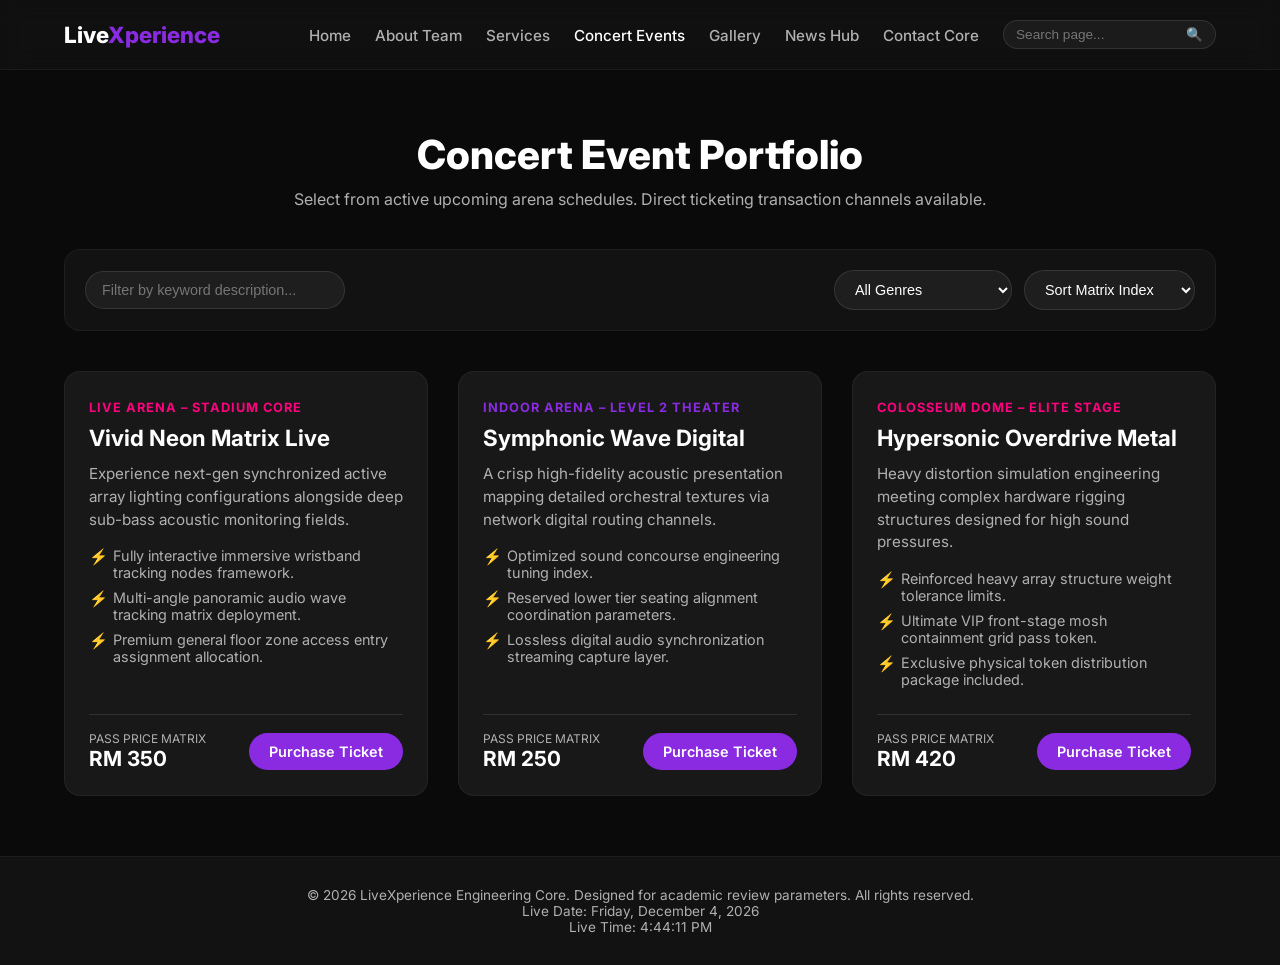
<file: portfolio.html>
<!DOCTYPE html>
<html lang="en">
<head>
  <meta charset="UTF-8" />
  <meta name="viewport" content="width=device-width, initial-scale=1.0" />
  <title>Live Concert Events Hub | LiveXperience</title>
  
  <link rel="preconnect" href="https://fonts.googleapis.com" />
  <link rel="preconnect" href="https://fonts.gstatic.com" crossorigin />
  <link href="https://fonts.googleapis.com/css2?family=Inter:opsz,wght@14..32,300;14..32,400;14..32,600;14..32,700;14..32,800&display=swap" rel="stylesheet" />
<link rel="icon" type="image/x-icon" href="photo_6204025640432899356_y.jpg">
  <style>
    :root {
      --primary: #0a0a0a; --secondary: #121212; --bg-card: rgba(255, 255, 255, 0.06);
      --text-primary: #ffffff; --text-secondary: #b0b0b0;
      --accent: #8a2be2; --accent-secondary: #ff007f;
      --border-radius: 16px; --transition: 0.3s cubic-bezier(0.4, 0, 0.2, 1);
      --font-body: 'Inter', sans-serif;
    }
    * { margin: 0; padding: 0; box-sizing: border-box; }
    body { font-family: var(--font-body); background-color: var(--primary); color: var(--text-primary); min-height: 100vh; display: flex; flex-direction: column; }
    .container { width: 100%; max-width: 1200px; margin: 0 auto; padding: 0 24px; }

    /* Loading Component Screen */
    #loading-screen { position: fixed; top: 0; left: 0; width: 100%; height: 100%; background: #000; z-index: 9999; display: flex; flex-direction: column; justify-content: center; align-items: center; transition: opacity 0.6s ease; }
    .spinner { border: 4px solid rgba(255, 255, 255, 0.1); width: 60px; height: 60px; border-radius: 50%; border-left-color: var(--accent); animation: spin 1s linear infinite; }
    @keyframes spin { 0% { transform: rotate(0deg); } 100% { transform: rotate(360deg); } }

    /* Navigational Bar */
    nav { background: rgba(18, 18, 18, 0.8); backdrop-filter: blur(12px); border-bottom: 1px solid rgba(255,255,255,0.05); position: sticky; top: 0; z-index: 100; height: 70px; display: flex; align-items: center; }
    .nav-container { display: flex; justify-content: space-between; align-items: center; width: 100%; }
    .logo { font-weight: 800; font-size: 1.4rem; color: #fff; text-decoration: none; }
    .logo span { color: var(--accent); }
    .nav-links { display: flex; gap: 24px; list-style: none; align-items: center; }
    .nav-links a { color: var(--text-secondary); text-decoration: none; font-size: 0.95rem; font-weight: 500; transition: var(--transition); }
    .nav-links a:hover, .nav-links a.active { color: #fff; }
    .hamburger { display: none; cursor: pointer; flex-direction: column; gap: 6px; }
    .hamburger span { width: 25px; height: 2px; background: #fff; }

    /* Control Matrix Configuration Filter Bar */
    .filter-bar { background: var(--secondary); padding: 20px; border-radius: var(--border-radius); border: 1px solid rgba(255,255,255,0.05); margin-bottom: 40px; display: flex; flex-wrap: wrap; gap: 16px; align-items: center; justify-content: space-between; }
    .filter-group { display: flex; gap: 12px; align-items: center; flex-wrap: wrap; }
    .form-control { background: rgba(255,255,255,0.05); border: 1px solid rgba(255,255,255,0.1); color: #fff; padding: 10px 16px; border-radius: 24px; outline: none; font-size: 0.9rem; transition: var(--transition); }
    .form-control:focus { border-color: var(--accent); }
    
    /* Concert Layout Cards Display Grid Elements */
    .portfolio-grid { display: grid; grid-template-columns: repeat(auto-fit, minmax(320px, 1fr)); gap: 30px; }
    .event-card { background: var(--bg-card); border: 1px solid rgba(255,255,255,0.05); border-radius: var(--border-radius); padding: 24px; display: flex; flex-direction: column; justify-content: space-between; transition: var(--transition); }
    .event-card:hover { transform: translateY(-5px); border-color: rgba(255,255,255,0.15); box-shadow: 0 12px 24px rgba(0,0,0,0.3); }
    
    /* Custom List Markers styling alignment rules */
    .custom-bullet-list { list-style: none; padding: 0; margin: 16px 0; }
    .custom-bullet-list li { position: relative; padding-left: 24px; margin-bottom: 8px; color: var(--text-secondary); font-size: 0.9rem; }
    .custom-bullet-list li::before { content: "⚡"; position: absolute; left: 0; top: 0; color: var(--accent-secondary); font-size: 0.95rem; }

    .btn { background: var(--accent); color: white; border: none; padding: 10px 20px; border-radius: 20px; font-weight: 600; text-decoration: none; transition: var(--transition); font-size: 0.9rem; display: inline-block; text-align: center; }
    .btn:hover { background: var(--accent-secondary); }

    .search-wrapper { position: relative; display: flex; align-items: center; background: rgba(255,255,255,0.05); border: 1px solid rgba(255,255,255,0.1); padding: 6px 12px; border-radius: 20px; }
    .search-wrapper input { background: transparent; border: none; color: #fff; outline: none; font-size: 0.85rem; }

    footer { background: var(--secondary); padding: 30px 0; border-top: 1px solid rgba(255,255,255,0.05); margin-top: auto; }
    footer p { text-align: center; font-size: 0.85rem; color: var(--text-secondary); }

    @media (max-width: 768px) {
      .nav-links { display: none; position: absolute; top: 70px; left: 0; width: 100%; background: var(--secondary); flex-direction: column; padding: 24px; }
      .nav-links.active { display: flex; }
      .hamburger { display: flex; }
    }
  </style>
</head>
<body>

  <div id="loading-screen">
    <div class="spinner"></div>
    <p style="color:var(--text-secondary); margin-top:20px; font-size:0.9rem; letter-spacing:2px;">LOADING PORTFOLIO RUNTIME...</p>
  </div>

  <nav>
    <div class="container nav-container">
      <a href="index.html" class="logo">Live<span>Xperience</span></a>
      <ul class="nav-links">
        <li><a href="index.html">Home</a></li>
        <li><a href="about.html">About Team</a></li>
        <li><a href="service.html">Services</a></li>
        <li><a href="portfolio.html" class="active">Concert Events</a></li>
        <li><a href="gallery.html">Gallery</a></li>
        <li><a href="news..html">News Hub</a></li>
        <li><a href="contact.html">Contact Core</a></li>
        <li>
          <div class="search-wrapper">
            <input type="text" id="navSearchInput" placeholder="Search page..." list="sitePages">
            <button id="navSearchBtn" style="background:transparent; border:none; color:#b0b0b0; cursor:pointer;">🔍</button>
          </div>
        </li>
      </ul>
      <div class="hamburger">
        <span></span>
        <span></span>
        <span></span>
      </div>
    </div>
  </nav>

  <datalist id="sitePages">
    <option value="home"></option>
    <option value="about us"></option>
    <option value="services"></option>
    <option value="events"></option>
    <option value="gallery"></option>
    <option value="news"></option>
    <option value="contact"></option>
  </datalist>

  <main class="container" style="padding: 60px 24px;">
    <h2 style="font-size: 2.5rem; font-weight: 800; text-align: center; margin-bottom: 10px;">Concert Event Portfolio</h2>
    <p style="text-align: center; color: var(--text-secondary); margin-bottom: 40px;">Select from active upcoming arena schedules. Direct ticketing transaction channels available.</p>

    <div class="filter-bar">
      <input type="text" id="localSearch" class="form-control" style="min-width: 260px;" placeholder="Filter by keyword description...">
      <div class="filter-group">
        <select id="categoryFilter" class="form-control">
          <option value="all">All Genres</option>
          <option value="electronic">Electronic Array</option>
          <option value="pop">Pop Orchestrations</option>
          <option value="rock">Rock Heavy Metal</option>
        </select>
        <select id="sortFilter" class="form-control">
          <option value="default">Sort Matrix Index</option>
          <option value="price-low">Price: Low to High</option>
          <option value="price-high">Price: High to Low</option>
        </select>
      </div>
    </div>

    <div id="eventGrid" class="portfolio-grid">
      
      <div class="event-card" data-name="vivid matrix live stadium experience" data-category="electronic" data-price="350">
        <div>
          <span style="color: var(--accent-secondary); font-size: 0.8rem; font-weight: 700; text-transform: uppercase; letter-spacing: 1px;">Live Arena – Stadium Core</span>
          <h3 style="font-size: 1.4rem; margin: 8px 0 12px 0;">Vivid Neon Matrix Live</h3>
          <p style="color: var(--text-secondary); font-size: 0.95rem; line-height: 1.5; margin-bottom: 15px;">Experience next-gen synchronized active array lighting configurations alongside deep sub-bass acoustic monitoring fields.</p>
          
          <ul class="custom-bullet-list">
            <li>Fully interactive immersive wristband tracking nodes framework.</li>
            <li>Multi-angle panoramic audio wave tracking matrix deployment.</li>
            <li>Premium general floor zone access entry assignment allocation.</li>
          </ul>
        </div>
        <div style="border-top: 1px solid rgba(255,255,255,0.1); padding-top: 16px; display: flex; justify-content: space-between; align-items: center; margin-top: 10px;">
          <div>
            <span style="display:block; font-size:0.75rem; color:var(--text-secondary); text-transform:uppercase;">Pass Price Matrix</span>
            <span style="font-size:1.3rem; font-weight:700; color:#fff;">RM 350</span>
          </div>
          <a href="purchase.html" class="btn">Purchase Ticket</a>
        </div>
      </div>

      <div class="event-card" data-name="symphonic wave digital tracking array" data-category="pop" data-price="250">
        <div>
          <span style="color: var(--accent); font-size: 0.8rem; font-weight: 700; text-transform: uppercase; letter-spacing: 1px;">Indoor Arena – Level 2 Theater</span>
          <h3 style="font-size: 1.4rem; margin: 8px 0 12px 0;">Symphonic Wave Digital</h3>
          <p style="color: var(--text-secondary); font-size: 0.95rem; line-height: 1.5; margin-bottom: 15px;">A crisp high-fidelity acoustic presentation mapping detailed orchestral textures via network digital routing channels.</p>
          
          <ul class="custom-bullet-list">
            <li>Optimized sound concourse engineering tuning index.</li>
            <li>Reserved lower tier seating alignment coordination parameters.</li>
            <li>Lossless digital audio synchronization streaming capture layer.</li>
          </ul>
        </div>
        <div style="border-top: 1px solid rgba(255,255,255,0.1); padding-top: 16px; display: flex; justify-content: space-between; align-items: center; margin-top: 10px;">
          <div>
            <span style="display:block; font-size:0.75rem; color:var(--text-secondary); text-transform:uppercase;">Pass Price Matrix</span>
            <span style="font-size:1.3rem; font-weight:700; color:#fff;">RM 250</span>
          </div>
          <a href="purchase.html" class="btn">Purchase Ticket</a>
        </div>
      </div>

      <div class="event-card" data-name="hypersonic overdrive arena metal load" data-category="rock" data-price="420">
        <div>
          <span style="color: var(--accent-secondary); font-size: 0.8rem; font-weight: 700; text-transform: uppercase; letter-spacing: 1px;">Colosseum Dome – Elite Stage</span>
          <h3 style="font-size: 1.4rem; margin: 8px 0 12px 0;">Hypersonic Overdrive Metal</h3>
          <p style="color: var(--text-secondary); font-size: 0.95rem; line-height: 1.5; margin-bottom: 15px;">Heavy distortion simulation engineering meeting complex hardware rigging structures designed for high sound pressures.</p>
          
          <ul class="custom-bullet-list">
            <li>Reinforced heavy array structure weight tolerance limits.</li>
            <li>Ultimate VIP front-stage mosh containment grid pass token.</li>
            <li>Exclusive physical token distribution package included.</li>
          </ul>
        </div>
        <div style="border-top: 1px solid rgba(255,255,255,0.1); padding-top: 16px; display: flex; justify-content: space-between; align-items: center; margin-top: 10px;">
          <div>
            <span style="display:block; font-size:0.75rem; color:var(--text-secondary); text-transform:uppercase;">Pass Price Matrix</span>
            <span style="font-size:1.3rem; font-weight:700; color:#fff;">RM 420</span>
          </div>
          <a href="purchase.html" class="btn">Purchase Ticket</a>
        </div>
      </div>

    </div>
  </main>

  <footer>
    <div class="container">
      <p>&copy; 2026 LiveXperience Engineering Core. Designed for academic review parameters. All rights reserved.</p>
    </div>
    <p>Live Date: <span id="globalLiveDate">Loading...</span></p>
<p>Live Time: <span id="globalLiveClock">Loading...</span></p>
<script src="clock.js"></script>
  </footer>

  <script>
    document.addEventListener('DOMContentLoaded', function() {
      // Clear Loading Screens Sequence
      setTimeout(function() {
        const screen = document.getElementById('loading-screen');
        if(screen) { screen.style.opacity = '0'; setTimeout(function(){ screen.style.display='none'; },600); }
      }, 1000);

      function runGridFiltering() {
        var query = document.getElementById('localSearch').value.toLowerCase().trim();
        var categoryFilter = document.getElementById('categoryFilter').value;
        var sortFilter = document.getElementById('sortFilter').value;
        var cards = Array.from(document.querySelectorAll('#eventGrid .event-card'));
        
        var matchingCards = [];

        cards.forEach(function(card) {
          var attributes = card.getAttribute('data-name');
          var cat = card.getAttribute('data-category');
          
          var matchesSearch = attributes.includes(query) || query === '';
          var matchesCategory = categoryFilter === 'all' || cat === categoryFilter;

          if(matchesSearch && matchesCategory) {
            card.style.display = 'flex';
            matchingCards.push(card);
          } else {
            card.style.display = 'none';
          }
        });

        if(sortFilter === 'price-low') {
          matchingCards.sort((a, b) => parseInt(a.getAttribute('data-price')) - parseInt(b.getAttribute('data-price')));
        } else if (sortFilter === 'price-high') {
          matchingCards.sort((a, b) => parseInt(b.getAttribute('data-price')) - parseInt(a.getAttribute('data-price')));
        }

        var layoutGrid = document.getElementById('eventGrid');
        matchingCards.forEach(card => layoutGrid.appendChild(card));
      }

      document.getElementById('localSearch').addEventListener('input', runGridFiltering);
      document.getElementById('categoryFilter').addEventListener('change', runGridFiltering);
      document.getElementById('sortFilter').addEventListener('change', runGridFiltering);

      // Search Bar System Global Redirect
      var searchPagesMap = { 'home':'index.html','about us':'about.html','services':'service.html','events':'portfolio.html','gallery':'gallery.html','news':'news..html','contact':'contact.html' };
      document.getElementById('navSearchBtn').addEventListener('click', function() {
        var q = document.getElementById('navSearchInput').value.trim().toLowerCase();
        if(searchPagesMap[q]) window.location.href = searchPagesMap[q];
      });

      var hamburger = document.querySelector('.hamburger');
      var navLinks = document.querySelector('.nav-links');
      if (hamburger && navLinks) {
        hamburger.addEventListener('click', function() { navLinks.classList.toggle('active'); });
      }
    });
  </script>
</body>
</html>
</file>
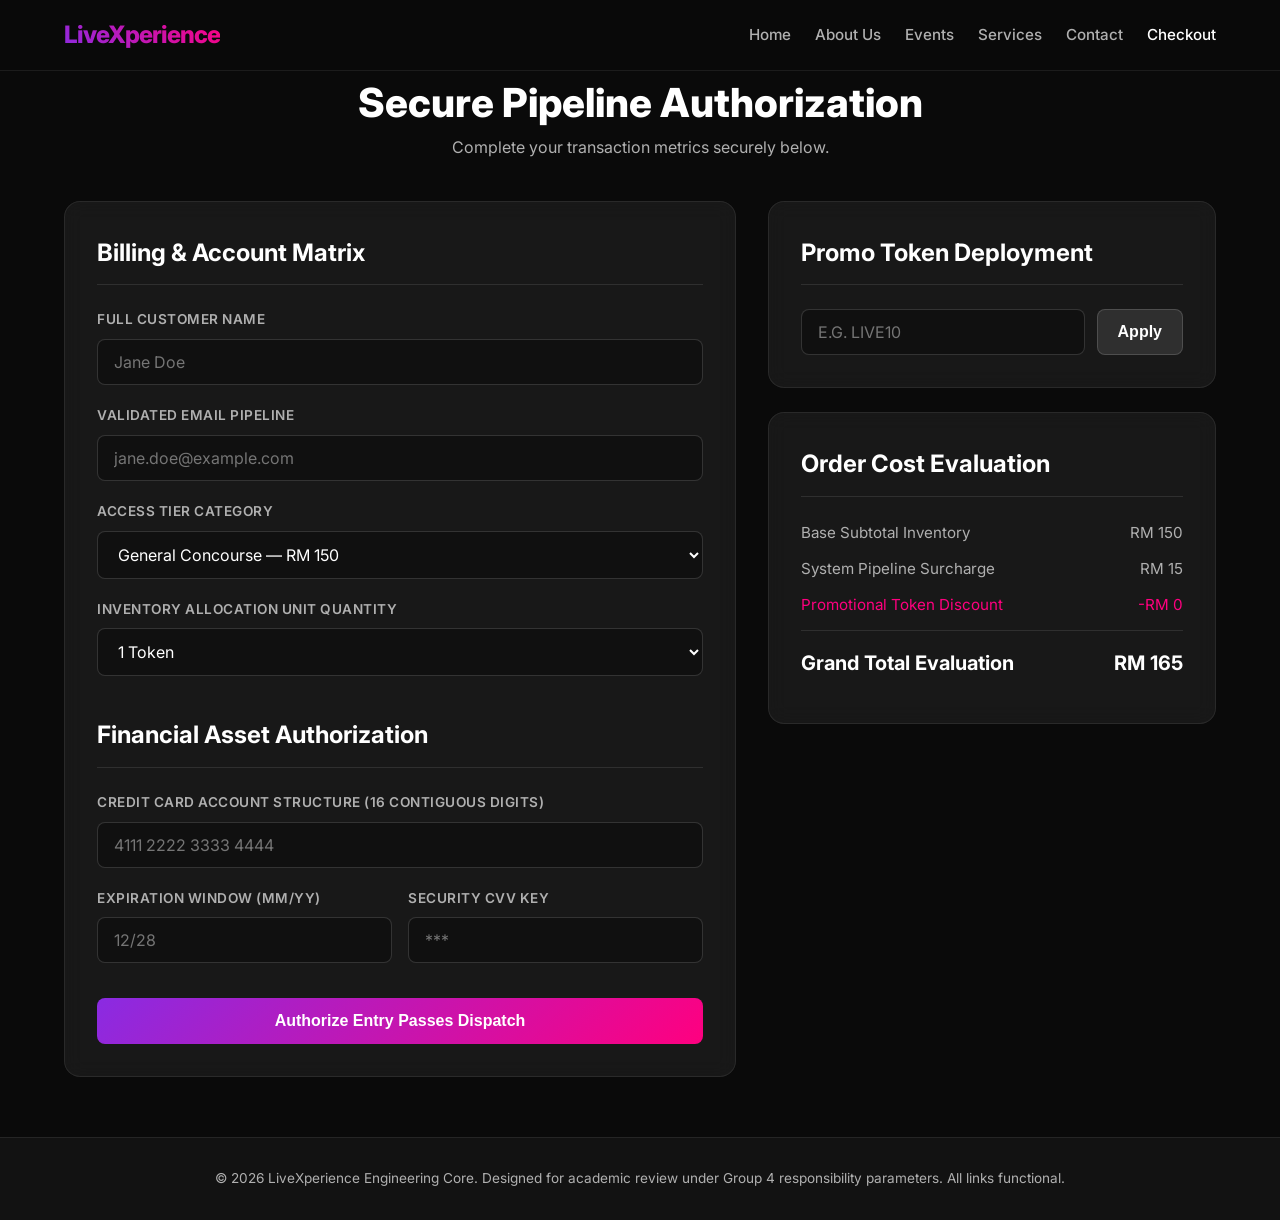
<file: purchase.html>
<!DOCTYPE html>
<html lang="en">
<head>
  <meta charset="UTF-8" />
  <meta name="viewport" content="width=device-width, initial-scale=1.0" />
  <title>Secure Concert Checkout | LiveXperience</title>
  
  <link rel="preconnect" href="https://fonts.googleapis.com" />
  <link rel="preconnect" href="https://fonts.gstatic.com" crossorigin />
  <link href="https://fonts.googleapis.com/css2?family=Inter:opsz,wght@14..32,300;14..32,400;14..32,600;14..32,700;14..32,800&display=swap" rel="stylesheet" />
  <link rel="icon" type="image/x-icon" href="photo_6204025640432899356_y.jpg">
  
  <link rel="icon" type="image/x-icon" href="C:\Users\muhdi\Downloads\photo_6204025640432899356_y.jpg">

  <style>
    /* ==========================================================================
       GLOBAL CORE DESIGN SYSTEMS (RUBRIC COMPLIANT)
       ========================================================================== */
    :root {
      --primary: #0a0a0a;
      --secondary: #121212;
      --bg-card: rgba(255, 255, 255, 0.06);
      --text-primary: #ffffff;
      --text-secondary: #b0b0b0;
      --accent: #8a2be2;
      --accent-secondary: #ff007f;
      --border-radius: 16px;
      --transition: 0.3s cubic-bezier(0.4, 0, 0.2, 1);
      --font-body: 'Inter', sans-serif;
    }

    * {
      margin: 0;
      padding: 0;
      box-sizing: border-box;
    }

    body {
      font-family: var(--font-body);
      background-color: var(--primary);
      color: var(--text-primary);
      line-height: 1.6;
      overflow-x: hidden;
    }

    .container {
      max-width: 1200px;
      margin: 0 auto;
      padding: 0 24px;
    }

    /* ==========================================================================
       NAVIGATION BAR BAR
       ========================================================================== */
    nav {
      background-color: rgba(10, 10, 10, 0.85);
      backdrop-filter: blur(12px);
      border-bottom: 1px solid rgba(255, 255, 255, 0.08);
      position: sticky;
      top: 0;
      z-index: 1000;
      padding: 16px 0;
    }

    .nav-container {
      display: flex;
      justify-content: space-between;
      align-items: center;
    }

    .logo {
      font-size: 1.5rem;
      font-weight: 800;
      letter-spacing: -1px;
      background: linear-gradient(45deg, var(--accent), var(--accent-secondary));
      -webkit-background-clip: text;
      -webkit-text-fill-color: transparent;
      text-decoration: none;
    }

    .nav-links {
      display: flex;
      list-style: none;
      gap: 24px;
    }

    .nav-links a {
      color: var(--text-secondary);
      text-decoration: none;
      font-weight: 500;
      font-size: 0.95rem;
      transition: var(--transition);
    }

    .nav-links a:hover, .nav-links a.active {
      color: var(--text-primary);
    }

    /* ==========================================================================
       CHECKOUT LAYOUT & CARDS
       ========================================================================== */
    main {
      padding: 60px 0;
    }

    .checkout-grid {
      display: grid;
      grid-template-columns: 1.5fr 1fr;
      gap: 32px;
      margin-top: 40px;
    }

    @media (max-width: 968px) {
      .checkout-grid {
        grid-template-columns: 1fr;
      }
    }

    .checkout-card {
      background: var(--bg-card);
      border: 1px solid rgba(255, 255, 255, 0.08);
      border-radius: var(--border-radius);
      padding: 32px;
      backdrop-filter: blur(10px);
    }

    .card-title {
      font-size: 1.5rem;
      font-weight: 700;
      margin-bottom: 24px;
      border-bottom: 1px solid rgba(255, 255, 255, 0.1);
      padding-bottom: 12px;
    }

    /* FORM ELEMENTS */
    .form-group {
      margin-bottom: 20px;
    }

    .form-group label {
      display: block;
      font-size: 0.85rem;
      font-weight: 600;
      color: var(--text-secondary);
      margin-bottom: 8px;
      text-transform: uppercase;
      letter-spacing: 0.5px;
    }

    .form-control, select {
      width: 100%;
      background: rgba(0, 0, 0, 0.3);
      border: 1px solid rgba(255, 255, 255, 0.15);
      border-radius: 8px;
      padding: 12px 16px;
      color: #fff;
      font-family: var(--font-body);
      font-size: 1rem;
      transition: var(--transition);
    }

    .form-control:focus, select:focus {
      outline: none;
      border-color: var(--accent);
      box-shadow: 0 0 0 3px rgba(138, 43, 226, 0.2);
    }

    .form-row {
      display: grid;
      grid-template-columns: 1fr 1fr;
      gap: 16px;
    }

    /* BUTTONS */
    .btn {
      display: inline-block;
      width: 100%;
      background: linear-gradient(135deg, var(--accent), var(--accent-secondary));
      color: #fff;
      border: none;
      border-radius: 8px;
      padding: 14px;
      font-size: 1rem;
      font-weight: 600;
      cursor: pointer;
      transition: var(--transition);
      text-align: center;
      text-decoration: none;
    }

    .btn:hover {
      opacity: 0.9;
      transform: translateY(-1px);
    }

    .btn-secondary {
      background: rgba(255, 255, 255, 0.1);
      border: 1px solid rgba(255, 255, 255, 0.15);
      color: #fff;
    }

    .btn-secondary:hover {
      background: rgba(255, 255, 255, 0.15);
    }

    /* PROMO & SUMMARY INTERFACE */
    .promo-input-group {
      display: flex;
      gap: 12px;
    }

    .summary-row {
      display: flex;
      justify-content: space-between;
      margin-bottom: 12px;
      font-size: 0.95rem;
      color: var(--text-secondary);
    }

    .summary-row.total {
      border-top: 1px solid rgba(255, 255, 255, 0.1);
      padding-top: 16px;
      font-size: 1.25rem;
      font-weight: 700;
      color: #fff;
    }

    /* ==========================================================================
       FOOTER STYLING
       ========================================================================== */
    footer {
      background-color: var(--secondary);
      border-top: 1px solid rgba(255, 255, 255, 0.08);
      padding: 30px 0;
      margin-top: 60px;
    }

    .footer-bottom {
      text-align: center;
      font-size: 0.85rem;
      color: var(--text-secondary);
    }
  </style>
</head>
<body>

  <nav>
    <div class="container nav-container">
      <a href="index.html" class="logo">LiveXperience</a>
      <ul class="nav-links">
        <li><a href="index.html">Home</a></li>
        <li><a href="about.html">About Us</a></li>
        <li><a href="portfolio.html">Events</a></li>
        <li><a href="service.html">Services</a></li>
        <li><a href="contact.html">Contact</a></li>
        <li><a href="purchase.html" class="active">Checkout</a></li>
      </ul>
    </div>
  </nav>

  <main class="container">
    <h1 style="font-size: 2.5rem; font-weight: 800; text-align: center;">Secure Pipeline Authorization</h1>
    <p style="text-align: center; color: var(--text-secondary); margin-bottom: 20px;">Complete your transaction metrics securely below.</p>

    <div class="checkout-grid">
      <div class="checkout-card">
        <h2 class="card-title">Billing & Account Matrix</h2>
        <form id="checkoutForm" onsubmit="executeCheckoutSequence(event)">
          <div class="form-group">
            <label for="fullName">Full Customer Name</label>
            <input type="text" id="fullName" class="form-control" placeholder="Jane Doe" required />
          </div>

          <div class="form-group">
            <label for="emailAddress">Validated Email Pipeline</label>
            <input type="email" id="emailAddress" class="form-control" placeholder="jane.doe@example.com" required />
          </div>

          <div class="form-group">
            <label for="ticketType">Access Tier Category</label>
            <select id="ticketType" onchange="calculateSummaryMatrix()">
              <option value="150">General Concourse — RM 150</option>
              <option value="350">VIP Core Matrix Deck — RM 350</option>
              <option value="600">Ultimate Frontstage Row — RM 600</option>
            </select>
          </div>

          <div class="form-group">
            <label for="ticketQuantity">Inventory Allocation Unit Quantity</label>
            <select id="ticketQuantity" onchange="calculateSummaryMatrix()">
              <option value="1">1 Token</option>
              <option value="2">2 Tokens</option>
              <option value="3">3 Tokens</option>
              <option value="4">4 Tokens</option>
            </select>
          </div>

          <h2 class="card-title" style="margin-top: 40px;">Financial Asset Authorization</h2>
          
          <div class="form-group">
            <label for="cardNumber">Credit Card Account Structure (16 Contiguous Digits)</label>
            <input type="text" id="cardNumber" class="form-control" placeholder="4111 2222 3333 4444" maxlength="19" required />
          </div>

          <div class="form-row">
            <div class="form-group">
              <label for="cardExpiry">Expiration Window (MM/YY)</label>
              <input type="text" id="cardExpiry" class="form-control" placeholder="12/28" maxlength="5" required />
            </div>
            <div class="form-group">
              <label for="cardCvv">Security CVV Key</label>
              <input type="password" id="cardCvv" class="form-control" placeholder="***" maxlength="3" required />
            </div>
          </div>

          <button type="submit" class="btn" style="margin-top: 15px;">Authorize Entry Passes Dispatch</button>
        </form>
      </div>

      <div class="checkout-grid-right" style="display: flex; flex-direction: column; gap: 24px;">
        <div class="checkout-card">
          <h2 class="card-title">Promo Token Deployment</h2>
          <div class="promo-input-group">
            <input type="text" id="promoCodeInput" class="form-control" placeholder="e.g. LIVE10" style="text-transform: uppercase;" />
            <button type="button" class="btn btn-secondary" style="width: auto; padding: 0 20px;" onclick="applyPromoVerification()">Apply</button>
          </div>
        </div>

        <div class="checkout-card">
          <h2 class="card-title">Order Cost Evaluation</h2>
          <div class="summary-row">
            <span>Base Subtotal Inventory</span>
            <span id="subtotalDisplay">RM 150</span>
          </div>
          <div class="summary-row">
            <span>System Pipeline Surcharge</span>
            <span id="surchargeDisplay">RM 15</span>
          </div>
          <div class="summary-row" style="color: var(--accent-secondary);">
            <span>Promotional Token Discount</span>
            <span id="discountDisplay">-RM 0</span>
          </div>
          <div class="summary-row total">
            <span>Grand Total Evaluation</span>
            <span id="grandTotalDisplay">RM 165</span>
          </div>
        </div>
      </div>
    </div>
  </main>

  <footer>
    <div class="container">
      <div class="footer-bottom">
        &copy; 2026 LiveXperience Engineering Core. Designed for academic review under Group 4 responsibility parameters. All links functional.
      </div>
    </div>
  </footer>

  <script>
    var isPromoApplied = false;

    // Initialize core computation matrix on load
    document.addEventListener('DOMContentLoaded', function() {
      calculateSummaryMatrix();

      // Simple real-time continuous gap parsing formatting for Credit Card inputs
      const cardField = document.getElementById('cardNumber');
      if(cardField) {
        cardField.addEventListener('input', function(e) {
          let targetValue = e.target.value.replace(/\s+/g, '').replace(/[^0-9]/gi, '');
          let structuredMatches = targetValue.match(/\d{4,16}/g);
          let matchSlice = structuredMatches && structuredMatches[0] || '';
          let resultParts = [];

          for (let idx = 0, len = matchSlice.length; idx < len; idx += 4) {
            resultParts.push(matchSlice.substring(idx, idx + 4));
          }

          if (resultParts.length > 0) {
            e.target.value = resultParts.join(' ');
          } else {
            e.target.value = targetValue;
          }
        });
      }
    });

    // 6. TOTAL ACCOUNT SUMMARY MATRIX CALCULATION
    function calculateSummaryMatrix() {
      var basePrice = parseInt(document.getElementById('ticketType').value);
      var quantity = parseInt(document.getElementById('ticketQuantity').value);
      
      var baseSubtotal = basePrice * quantity;
      var surcharge = 15 * quantity; // Standardized transactional load distribution surcharge
      var discountValue = 0;

      if(isPromoApplied) {
        discountValue = Math.round(baseSubtotal * 0.10); // 10% base inventory evaluation discount
      }

      document.getElementById('subtotalDisplay').textContent = "RM " + baseSubtotal;
      document.getElementById('surchargeDisplay').textContent = "RM " + surcharge;
      document.getElementById('discountDisplay').textContent = "-RM " + discountValue;

      var grandTotal = baseSubtotal + surcharge - discountValue;
      document.getElementById('grandTotalDisplay').textContent = "RM " + grandTotal;
    }

    // 7. PROMO CODE ALGORITHM VALIDATOR
    function applyPromoVerification() {
      var code = document.getElementById('promoCodeInput').value.trim().toUpperCase();
      if(code === 'LIVE10') {
        if(isPromoApplied) {
          alert('💡 Promo code is already currently registered to this allocation pipeline.');
          return;
        }
        isPromoApplied = true;
        alert('✅ Promo token validated! 10% base inventory discount has been computed.');
        calculateSummaryMatrix();
      } else if(code === '') {
        alert('⚠️ Please supply a promo token characters string.');
      } else {
        alert('❌ Code mismatch. Try using the operational string "LIVE10".');
      }
    }

    // 8. FINAL AUTHORIZATION STAGE PIPELINE
    function executeCheckoutSequence(event) {
      event.preventDefault();
      
      var cardRaw = document.getElementById('cardNumber').value.replace(/\s/g, '');
      if(cardRaw.length < 16) {
        alert('⚠️ Security Exception: The credit asset account structure must contain 16 contiguous digits.');
        return;
      }

      alert('✅ Transaction Secured: Authorization approved! Your entry tokens have been dispatched to your validated email pipeline.');
      window.location.href = 'useracc.html';
    }
  </script>
</body>
</html>
</file>
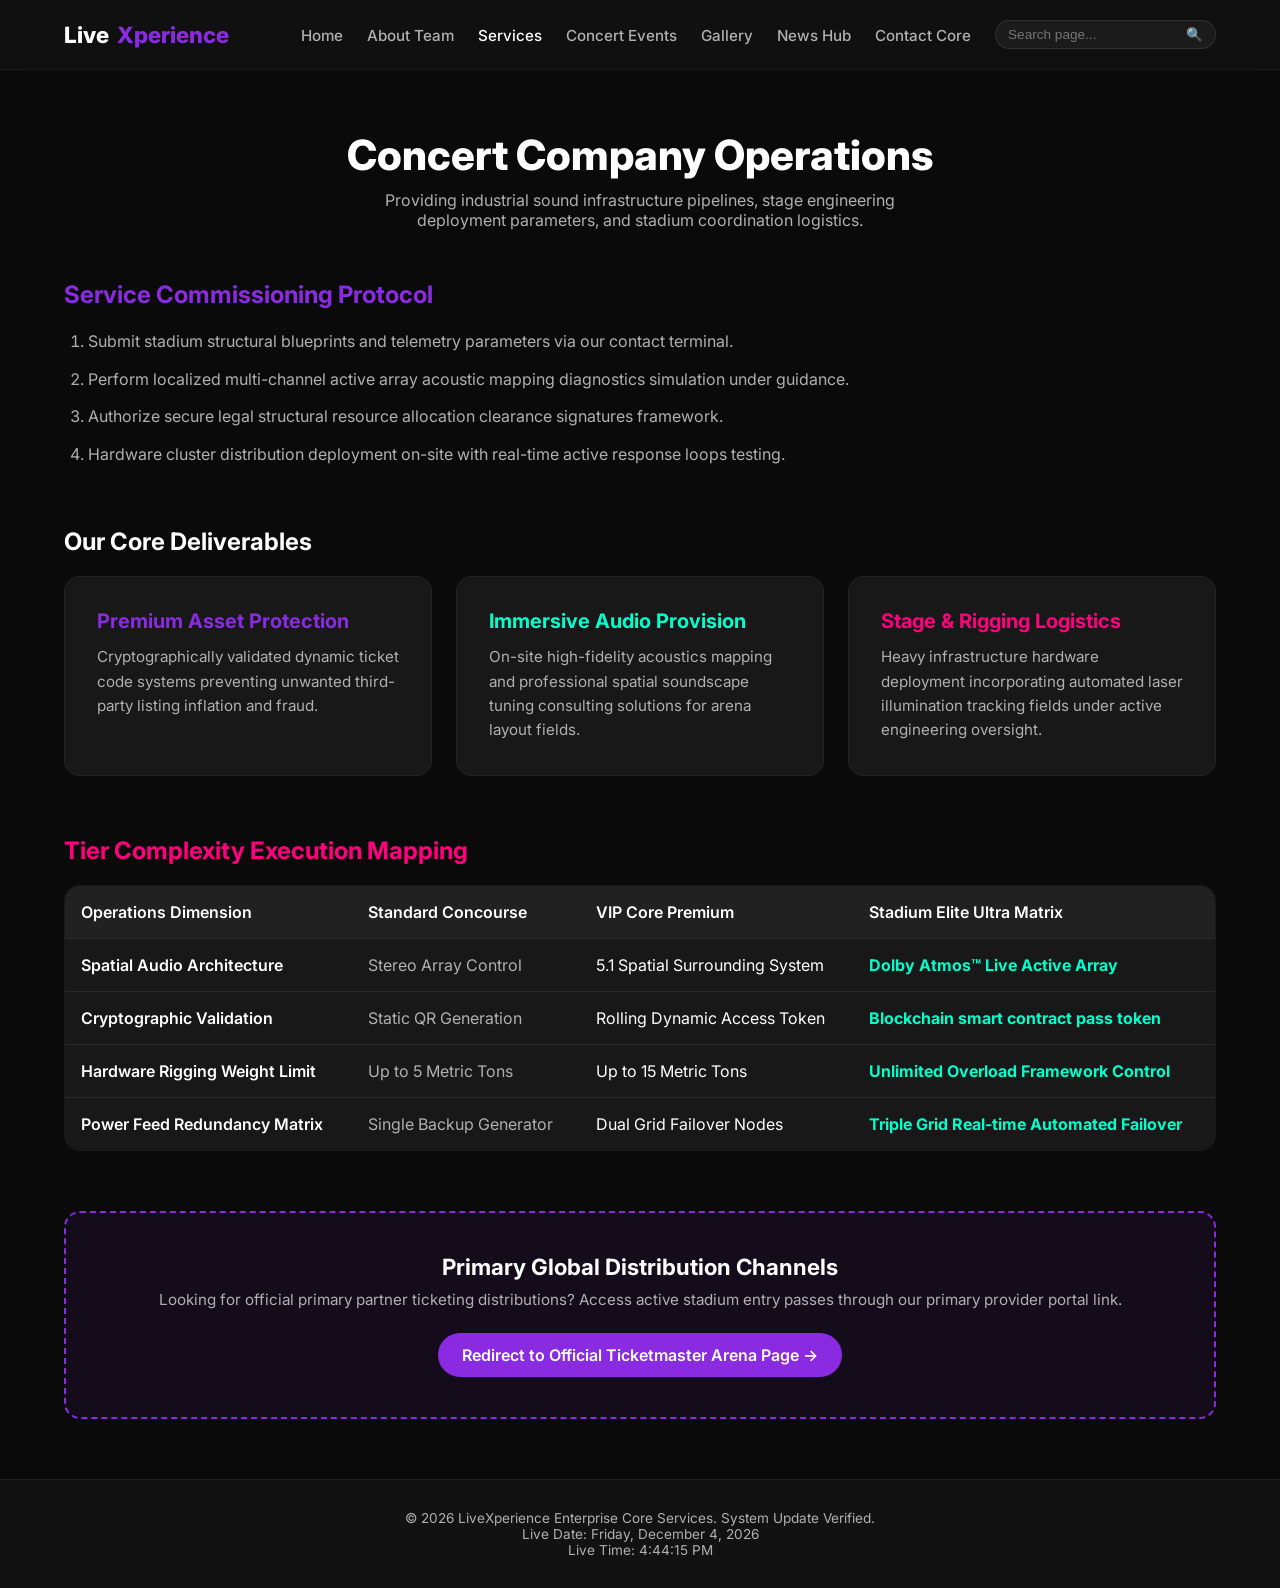
<file: service.html>
<!DOCTYPE html>
<html lang="en">
<head>
  <meta charset="UTF-8" />
  <meta name="viewport" content="width=device-width, initial-scale=1.0" />
  <title>LiveXperience – Services</title>
  <link href="https://fonts.googleapis.com/css2?family=Inter:opsz,wght@14..32,300;14..32,400;14..32,600;14..32,700;14..32,800&display=swap" rel="stylesheet" />
<link rel="icon" type="image/x-icon" href="photo_6204025640432899356_y.jpg">  <style>
    :root {
      --primary: #0a0a0a; --secondary: #121212; --bg-card: rgba(255, 255, 255, 0.06);
      --text-primary: #ffffff; --text-secondary: #b0b0b0;
      --accent: #8a2be2; --accent-secondary: #ff007f;
      --border-radius: 16px; --transition: 0.3s cubic-bezier(0.4, 0, 0.2, 1);
      --font-body: 'Inter', sans-serif;
    }
    * { margin: 0; padding: 0; box-sizing: border-box; }
    body { font-family: var(--font-body); background-color: var(--primary); color: var(--text-primary); min-height: 100vh; display: flex; flex-direction: column; }
    .container { width: 100%; max-width: 1200px; margin: 0 auto; padding: 0 24px; }
    
    /* Loading Screen Elements */
    #loading-screen { position: fixed; top: 0; left: 0; width: 100%; height: 100%; background: #000; z-index: 9999; display: flex; flex-direction: column; justify-content: center; align-items: center; transition: opacity 0.6s ease; }
    .spinner { border: 4px solid rgba(255, 255, 255, 0.1); width: 60px; height: 60px; border-radius: 50%; border-left-color: var(--accent); animation: spin 1s linear infinite; }
    @keyframes spin { 0% { transform: rotate(0deg); } 100% { transform: rotate(360deg); } }

    /* Navigation Header */
    nav { background: rgba(18, 18, 18, 0.8); backdrop-filter: blur(12px); border-bottom: 1px solid rgba(255,255,255,0.05); position: sticky; top: 0; z-index: 100; height: 70px; display: flex; align-items: center; }
    .nav-container { display: flex; justify-content: space-between; align-items: center; width: 100%; }
    .logo { font-weight: 800; font-size: 1.4rem; color: #fff; text-decoration: none; display: flex; align-items: center; gap: 8px; }
    .logo span { color: var(--accent); }
    .nav-links { display: flex; gap: 24px; list-style: none; align-items: center; }
    .nav-links a { color: var(--text-secondary); text-decoration: none; font-size: 0.95rem; font-weight: 500; transition: var(--transition); }
    .nav-links a:hover, .nav-links a.active { color: #fff; }
    .hamburger { display: none; cursor: pointer; flex-direction: column; gap: 6px; }
    .hamburger span { width: 25px; height: 2px; background: #fff; transition: var(--transition); }

    /* Search Bar Input */
    .search-wrapper { position: relative; display: flex; align-items: center; background: rgba(255,255,255,0.05); border: 1px solid rgba(255,255,255,0.1); padding: 6px 12px; border-radius: 20px; }
    .search-wrapper input { background: transparent; border: none; color: #fff; outline: none; font-size: 0.85rem; padding-right: 8px; }

    /* Content Cards Grid */
    .grid-3 { display: grid; grid-template-columns: repeat(auto-fit, minmax(300px, 1fr)); gap: 24px; margin-top: 40px; }
    .card { background: var(--bg-card); padding: 32px; border-radius: var(--border-radius); border: 1px solid rgba(255,255,255,0.05); transition: var(--transition); }
    .card:hover { transform: translateY(-4px); border-color: rgba(255,255,255,0.15); box-shadow: 0 12px 30px rgba(0,0,0,0.4); }
    
    /* Table & Link Styling */
    table { width: 100%; border-collapse: collapse; margin-top: 20px; background: var(--bg-card); border-radius: var(--border-radius); overflow: hidden; border: 1px solid rgba(255,255,255,0.1); }
    th, td { padding: 16px; text-align: left; border-bottom: 1px solid rgba(255,255,255,0.08); }
    th { background: rgba(255,255,255,0.04); font-weight: 600; color: #fff; }
    tr:last-child td { border-bottom: none; }
    ol { margin-left: 24px; color: var(--text-secondary); }
    ol li { margin-bottom: 12px; line-height: 1.6; }
    .btn { background: var(--accent); color: white; border: none; padding: 12px 24px; border-radius: 30px; font-weight: 600; text-decoration: none; transition: var(--transition); display: inline-block; cursor: pointer; }
    .btn:hover { background: var(--accent-secondary); transform: scale(1.02); }

    footer { background: var(--secondary); padding: 30px 0; border-top: 1px solid rgba(255,255,255,0.05); margin-top: auto; }
    footer p { text-align: center; font-size: 0.85rem; color: var(--text-secondary); }

    @media (max-width: 768px) {
      .nav-links { display: none; position: absolute; top: 70px; left: 0; width: 100%; background: var(--secondary); flex-direction: column; padding: 24px; border-bottom: 1px solid rgba(255,255,255,0.05); }
      .nav-links.active { display: flex; }
      .hamburger { display: flex; }
    }
  </style>
</head>
<body>

  <div id="loading-screen">
    <div class="spinner"></div>
    <p style="color:var(--text-secondary); margin-top:20px; font-size:0.9rem; letter-spacing:2px;">INITIALIZING CORE SERVICES...</p>
  </div>

  <nav>
    <div class="container nav-container">
      <a href="index.html" class="logo">Live<span>Xperience</span></a>
      <ul class="nav-links">
        <li><a href="index.html">Home</a></li>
        <li><a href="about.html">About Team</a></li>
        <li><a href="service.html" class="active">Services</a></li>
        <li><a href="portfolio.html">Concert Events</a></li>
        <li><a href="gallery.html">Gallery</a></li>
        <li><a href="news..html">News Hub</a></li>
        <li><a href="contact.html">Contact Core</a></li>
        <li>
          <div class="search-wrapper">
            <input type="text" id="navSearchInput" placeholder="Search page..." list="sitePages">
            <button id="navSearchBtn" style="background:transparent; border:none; color:#b0b0b0; cursor:pointer;">🔍</button>
          </div>
        </li>
      </ul>
      <div class="hamburger">
        <span></span>
        <span></span>
        <span></span>
      </div>
    </div>
  </nav>

  <datalist id="sitePages">
    <option value="home"></option>
    <option value="about us"></option>
    <option value="services"></option>
    <option value="events"></option>
    <option value="gallery"></option>
    <option value="news"></option>
    <option value="contact"></option>
  </datalist>

  <main class="container" style="padding: 60px 24px;">
    <h2 style="font-size: 2.6rem; text-align: center; margin-bottom: 10px; font-weight: 800;">Concert Company Operations</h2>
    <p style="text-align: center; color: var(--text-secondary); margin-bottom: 50px; max-width: 600px; margin-left: auto; margin-right: auto;">Providing industrial sound infrastructure pipelines, stage engineering deployment parameters, and stadium coordination logistics.</p>

    <section style="margin-bottom: 60px;">
      <h3 style="color: var(--accent); font-size: 1.5rem; font-weight: 700; margin-bottom: 20px;">Service Commissioning Protocol</h3>
      <ol>
        <li>Submit stadium structural blueprints and telemetry parameters via our contact terminal.</li>
        <li>Perform localized multi-channel active array acoustic mapping diagnostics simulation under guidance.</li>
        <li>Authorize secure legal structural resource allocation clearance signatures framework.</li>
        <li>Hardware cluster distribution deployment on-site with real-time active response loops testing.</li>
      </ol>
    </section>

    <section style="margin-bottom: 60px;">
      <h3 style="color: var(--text-primary); font-size: 1.5rem; font-weight: 700; margin-bottom: 10px;">Our Core Deliverables</h3>
      <div class="grid-3" style="margin-top: 20px;">
        <div class="card">
          <h3 style="color: var(--accent); margin-bottom: 12px; font-size: 1.25rem;">Premium Asset Protection</h3>
          <p style="color: var(--text-secondary); font-size: 0.95rem; line-height: 1.6;">Cryptographically validated dynamic ticket code systems preventing unwanted third-party listing inflation and fraud.</p>
        </div>
        <div class="card">
          <h3 style="color: #00ffcc; margin-bottom: 12px; font-size: 1.25rem;">Immersive Audio Provision</h3>
          <p style="color: var(--text-secondary); font-size: 0.95rem; line-height: 1.6;">On-site high-fidelity acoustics mapping and professional spatial soundscape tuning consulting solutions for arena layout fields.</p>
        </div>
        <div class="card">
          <h3 style="color: var(--accent-secondary); margin-bottom: 12px; font-size: 1.25rem;">Stage & Rigging Logistics</h3>
          <p style="color: var(--text-secondary); font-size: 0.95rem; line-height: 1.6;">Heavy infrastructure hardware deployment incorporating automated laser illumination tracking fields under active engineering oversight.</p>
        </div>
      </div>
    </section>

    <section style="margin-bottom: 60px; overflow-x: auto;">
      <h3 style="color: var(--accent-secondary); font-size: 1.5rem; font-weight: 700; margin-bottom: 20px;">Tier Complexity Execution Mapping</h3>
      <table>
        <thead>
          <tr>
            <th>Operations Dimension</th>
            <th>Standard Concourse</th>
            <th>VIP Core Premium</th>
            <th>Stadium Elite Ultra Matrix</th>
          </tr>
        </thead>
        <tbody>
          <tr>
            <td style="font-weight: 600; color: #fff;">Spatial Audio Architecture</td>
            <td style="color: var(--text-secondary);">Stereo Array Control</td>
            <td>5.1 Spatial Surrounding System</td>
            <td style="color: #00ffcc; font-weight: 700;">Dolby Atmos™ Live Active Array</td>
          </tr>
          <tr>
            <td style="font-weight: 600; color: #fff;">Cryptographic Validation</td>
            <td style="color: var(--text-secondary);">Static QR Generation</td>
            <td>Rolling Dynamic Access Token</td>
            <td style="color: #00ffcc; font-weight: 700;">Blockchain smart contract pass token</td>
          </tr>
          <tr>
            <td style="font-weight: 600; color: #fff;">Hardware Rigging Weight Limit</td>
            <td style="color: var(--text-secondary);">Up to 5 Metric Tons</td>
            <td>Up to 15 Metric Tons</td>
            <td style="color: #00ffcc; font-weight: 700;">Unlimited Overload Framework Control</td>
          </tr>
          <tr>
            <td style="font-weight: 600; color: #fff;">Power Feed Redundancy Matrix</td>
            <td style="color: var(--text-secondary);">Single Backup Generator</td>
            <td>Dual Grid Failover Nodes</td>
            <td style="color: #00ffcc; font-weight: 700;">Triple Grid Real-time Automated Failover</td>
          </tr>
        </tbody>
      </table>
    </section>

    <section style="text-align: center; padding: 40px; background: rgba(138, 43, 226, 0.08); border: 2px dashed var(--accent); border-radius: var(--border-radius); margin-top: 40px;">
      <h3 style="font-size: 1.4rem; margin-bottom: 10px;">Primary Global Distribution Channels</h3>
      <p style="color: var(--text-secondary); margin-bottom: 24px; font-size: 0.95rem;">Looking for official primary partner ticketing distributions? Access active stadium entry passes through our primary provider portal link.</p>
      <a href="https://www.ticketmaster.com" target="_blank" rel="noopener noreferrer" class="btn">Redirect to Official Ticketmaster Arena Page &rarr;</a>
    </section>
  </main>

  <footer>
    <div class="container">
      <p>&copy; <span id="currentYear"></span> LiveXperience Enterprise Core Services. System Update Verified.</p>
    </div>
    <p>Live Date: <span id="globalLiveDate">Loading...</span></p>
<p>Live Time: <span id="globalLiveClock">Loading...</span></p>
<script src="clock.js"></script>
  </footer>

  <script>
    document.addEventListener('DOMContentLoaded', function() {
      // Clear Loading Animation
      setTimeout(function() {
        const screen = document.getElementById('loading-screen');
        if(screen) { screen.style.opacity = '0'; setTimeout(function(){ screen.style.display='none'; },600); }
      }, 1000);
      
      document.getElementById('currentYear').textContent = new Date().getFullYear();

      // Navigation bar redirection mappings search
      var searchPagesMap = { 'home':'index.html','about us':'about.html','services':'service.html','events':'portfolio.html','gallery':'gallery.html','news':'news..html','contact':'contact.html' };
      document.getElementById('navSearchBtn').addEventListener('click', function() {
        var q = document.getElementById('navSearchInput').value.trim().toLowerCase();
        if(searchPagesMap[q]) window.location.href = searchPagesMap[q];
      });

      // Mobile navbar trigger 
      var hamburger = document.querySelector('.hamburger');
      var navLinks = document.querySelector('.nav-links');
      if (hamburger && navLinks) {
        hamburger.addEventListener('click', function() { navLinks.classList.toggle('active'); });
      }
    });
  </script>
</body>
</html>
</file>
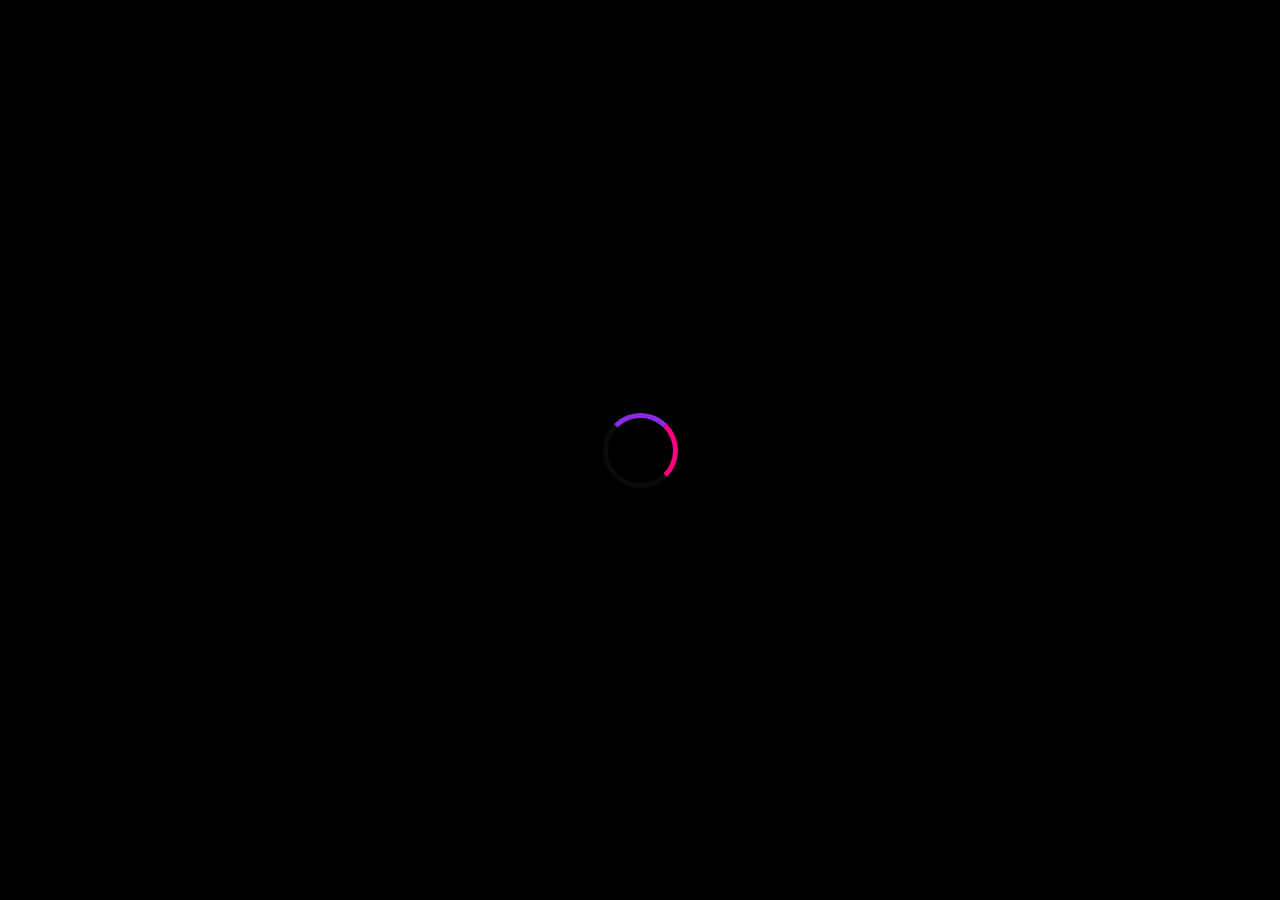
<file: useracc.html>
<!DOCTYPE html>
<html lang="en">
<head>
  <meta charset="UTF-8" />
  <meta name="viewport" content="width=device-width, initial-scale=1.0" />
  <title>Account – LiveXperience</title>
  <link href="https://fonts.googleapis.com/css2?family=Inter:opsz,wght@14..32,300;14..32,400;14..32,600;14..32,700;14..32,800&display=swap" rel="stylesheet" />
<link rel="icon" type="image/x-icon" href="photo_6204025640432899356_y.jpg">  <style>
    :root {
      --primary: #0a0a0a; --secondary: #121212; --bg-card: rgba(255, 255, 255, 0.06);
      --text-primary: #ffffff; --text-secondary: #b0b0b0;
      --accent: #8a2be2; --accent-secondary: #ff007f;
      --border-radius: 16px; --transition: 0.3s cubic-bezier(0.4, 0, 0.2, 1);
      --font-body: 'Inter', sans-serif;
      --accent-success: #00ffcc;
    }
    * { margin: 0; padding: 0; box-sizing: border-box; }
    body { font-family: var(--font-body); background-color: var(--primary); color: var(--text-primary); line-height: 1.7; padding-top: 100px; }
    a { text-decoration: none; color: inherit; }
    .container { max-width: 1200px; margin: 0 auto; padding: 0 24px; }
    
    #loading-screen {
      position: fixed; top: 0; left: 0; width: 100%; height: 100%; background: #000000; z-index: 10000;
      display: flex; flex-direction: column; align-items: center; justify-content: center;
      transition: opacity 0.6s ease, visibility 0.6s;
    }
    .loader-spinner { width: 75px; height: 75px; border: 5px solid rgba(255, 255, 255, 0.04); border-top: 5px solid var(--accent); border-right: 5px solid var(--accent-secondary); border-radius: 50%; animation: spin 1.2s linear infinite; }
    @keyframes spin { 0% { transform: rotate(0deg); } 100% { transform: rotate(360deg); } }

    .navbar { position: fixed; top: 0; left: 0; width: 100%; padding: 16px 0; background: rgba(10, 10, 10, 0.6); backdrop-filter: blur(24px); border-bottom: 1px solid rgba(255, 255, 255, 0.05); z-index: 999; }
    .navbar-container { display: flex; justify-content: space-between; align-items: center; }
    .navbar .logo { font-size: 1.8rem; font-weight: 800; background: linear-gradient(135deg, var(--accent), var(--accent-secondary)); -webkit-background-clip: text; -webkit-text-fill-color: transparent; }
    .nav-links { display: flex; gap: 32px; list-style: none; align-items: center; }
    .nav-links a { font-size: 0.95rem; color: var(--text-secondary); transition: color var(--transition); }
    .nav-links a:hover, .nav-links a.active { color: #fff; }
    
    .clock-widget { font-size: 0.85rem; font-family: monospace; background: rgba(255,255,255,0.05); padding: 4px 10px; border-radius: 4px; color: var(--accent-success); }
    .search-redirect-container { display: flex; align-items: center; background: rgba(255, 255, 255, 0.07); border: 1px solid rgba(255, 255, 255, 0.1); border-radius: 30px; padding: 6px 14px; }
    .search-redirect-input { background: transparent; border: none; color: #fff; outline: none; width: 150px; }
    .search-redirect-btn { background: transparent; border: none; color: var(--text-secondary); cursor: pointer; }
    
    .card { background: var(--secondary); border: 1px solid rgba(255,255,255,0.05); border-radius: var(--border-radius); padding: 40px; max-width: 500px; margin: 40px auto; }
    .btn { display: block; text-align: center; background: linear-gradient(135deg, var(--accent), var(--accent-secondary)); padding: 12px; border-radius: 30px; color: #fff; font-weight: 600; margin-top: 20px; }
    .hamburger { display: none; flex-direction: column; gap: 6px; cursor: pointer; background: transparent; border: none; }
    .hamburger span { width: 28px; height: 3px; background-color: #fff; }

    footer { background: #050505; padding: 30px 0; border-top: 1px solid rgba(255,255,255,0.05); text-align: center; font-size: 0.85rem; color: var(--text-secondary); margin-top: 60px; }
    @media(max-width: 992px) {
      .hamburger { display: flex; }
      .nav-links { position: fixed; top: 78px; left: -100%; width: 100%; height: calc(100vh - 78px); background: var(--primary); flex-direction: column; gap: 40px; padding-top: 60px; transition: left 0.4s ease; }
      .nav-links.active { left: 0; }
    }
  </style>
</head>
<body>

  <div id="loading-screen"><div class="loader-spinner"></div></div>

  <nav class="navbar">
    <div class="container navbar-container">
      <a href="index.html" class="logo">LiveXperience</a>
      <ul class="nav-links">
        <li><a href="index.html">Home</a></li>
        <li><a href="about.html">About Us</a></li>
        <li><a href="service.html">Services</a></li>
        <li><a href="portfolio.html">Events</a></li>
        <li><a href="gallery.html">Gallery</a></li>
        <li><a href="news..html">News</a></li>
        <li><a href="contact.html">Contact</a></li>
        <li><div id="globalLiveClock" class="clock-widget">00:00:00 AM</div></li>
      </ul>
      <div style="display: flex; align-items: center; gap: 15px;">
        <div class="search-redirect-container">
          <input type="text" id="navSearchInput" placeholder="Search page..." list="sitePages" class="search-redirect-input">
          <button id="navSearchBtn" class="search-redirect-btn">🔍</button>
        </div>
        <button class="hamburger"><span></span><span></span><span></span></button>
      </div>
    </div>
  </nav>

  <datalist id="sitePages">
    <option value="Home"><option value="About Us"><option value="Services"><option value="Events"><option value="Gallery"><option value="News"><option value="Contact">
  </datalist>

  <main class="container" style="padding: 60px 24px;">
    <div class="card">
      <h2 style="margin-bottom: 15px; font-size: 1.8rem; text-align:center;">Fan Profile Hub</h2>
      <p style="text-align:center; color:var(--text-secondary); margin-bottom:20px;">Authenticated Verified User Account</p>
      <div style="border-top:1px solid rgba(255,255,255,0.1); padding-top:15px;">
        <p><strong>System Identification Level:</strong> VIP Access Tier 1</p>
        <p><strong>Active Orders:</strong> 1 Pending Synchronization</p>
      </div>
      <a href="#" onclick="alert('📄 Initializing secure download protocols...')" class="btn">Download Pass (.PDF)</a>
    </div>
  </main>

  <footer>
    <div class="container">
      <p>&copy; 2026 LiveXperience Engineering Core. Designed for academic review. System Last Checked: <span id="metaLastModified"></span></p>
    </div>
  </footer>

  <script>
    document.addEventListener('DOMContentLoaded', function() {
      setTimeout(function() {
        const screen = document.getElementById('loading-screen');
        if(screen) { screen.style.opacity = '0'; setTimeout(function(){ screen.style.display='none'; },600); }
      }, 4500);
      
      function runLiveClockUpdate() {
        const clk = document.getElementById('globalLiveClock');
        if (clk) { clk.textContent = new Date().toLocaleTimeString(); }
      }
      setInterval(runLiveClockUpdate, 1000); runLiveClockUpdate();
      
      const modifiedElement = document.getElementById('metaLastModified');
      if (modifiedElement) { modifiedElement.textContent = document.lastModified; }

      var searchPagesMap = { 'home':'index.html','about us':'about.html','services':'service.html','events':'portfolio.html','gallery':'gallery.html','news':'news..html','contact':'contact.html' };
      document.getElementById('navSearchBtn').addEventListener('click', function() {
        var q = document.getElementById('navSearchInput').value.trim().toLowerCase();
        if(searchPagesMap[q]) window.location.href = searchPagesMap[q];
      });

      var hamburger = document.querySelector('.hamburger');
      var navLinks = document.querySelector('.nav-links');
      if (hamburger && navLinks) {
        hamburger.addEventListener('click', function() { navLinks.classList.toggle('active'); });
      }
    });
  </script>
</body>
</html>
</file>
